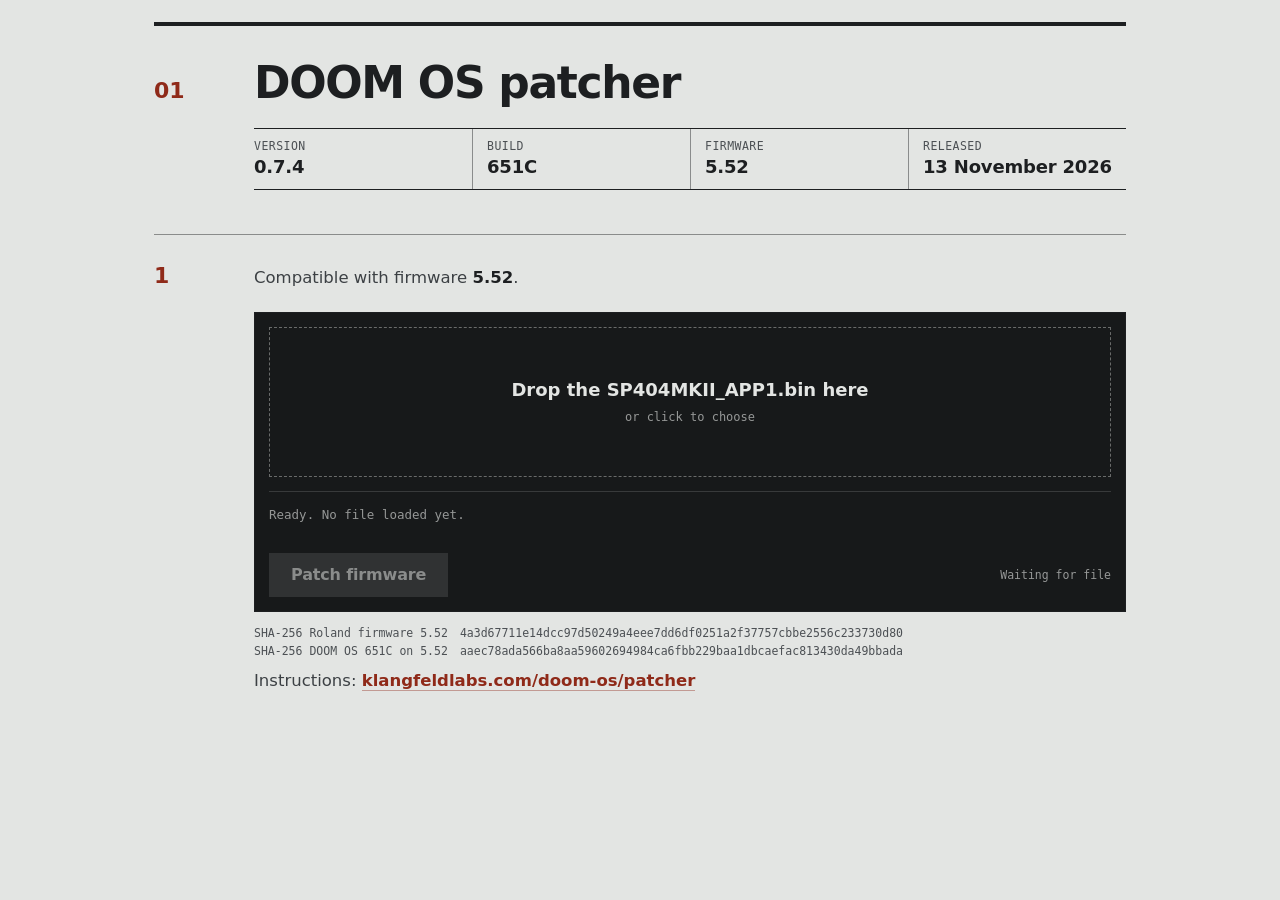
<file: index.html>
<!DOCTYPE html>
<html lang="en">
<head>
<meta charset="utf-8">
<meta name="viewport" content="width=device-width, initial-scale=1">
<title>DOOM OS patcher</title>
<meta name="description" content="Patches the official Roland SP-404MK2 firmware with DOOM OS, in your browser. Nothing is uploaded.">
<style>

:root {
  --paper: #e3e5e3;
  --ink: #1d1f21;
  --text: #3c4044;
  --quiet: #4c5054;
  --accent: #a8331f;
  --accent-text: #8f2a19;
  --box: #d5d8d6;
  --panel: #17191a;
  --panel-ink: #e3e5e3;
  --panel-dim: rgba(227, 229, 227, 0.62);
  --panel-line: rgba(227, 229, 227, 0.16);
  --ok: #9fd3a8;
  --bad: #ff8a73;
  --hot: #d9482e;
  --rule: rgba(29, 31, 33, 0.45);
  --mono: 'IBM Plex Mono', ui-monospace, SFMono-Regular, Menlo, monospace;
}
* { box-sizing: border-box; }
html, body { margin: 0; background: var(--paper); }
body {
  color: var(--ink);
  font-family: Barlow, system-ui, -apple-system, 'Segoe UI', sans-serif;
  -webkit-font-smoothing: antialiased;
  text-wrap: pretty;
}
a { color: var(--ink); text-decoration: none; }
a:hover { color: var(--accent); }
::selection { background: rgba(168, 51, 31, 0.2); }
button { font: inherit; }
strong, b { font-weight: 700; color: var(--ink); }

.wrap { margin: 0 auto; max-width: 1060px; padding: 0 44px 56px; }

header.site { padding-top: 32px; display: flex; align-items: center; gap: 16px; }
.kf {
  width: 44px; height: 44px; flex: none; background: var(--accent); color: #fff;
  display: grid; place-items: center; font-size: 19px; font-weight: 700; letter-spacing: -0.02em;
}
.kf:hover { color: #fff; }
.brand { margin: 0; font-size: 16px; font-weight: 700; letter-spacing: -0.01em; }
.tagline { margin: 1px 0 0; font-size: 14px; font-weight: 500; color: var(--quiet); }

.row {
  display: grid; grid-template-columns: 72px minmax(0, 1fr) 180px; column-gap: 28px;
}
.row > .n { grid-column: 1; align-self: baseline; font-size: 22px; font-weight: 700; color: var(--accent-text); }
.row > .body { grid-column: 2 / 4; align-self: baseline; }

.title { margin-top: 22px; border-top: 4px solid var(--ink); padding-top: 34px; }
h1 { margin: 0; font-size: 44px; font-weight: 700; letter-spacing: -0.03em; line-height: 1.05; }
.lede { margin: 14px 0 0; font-size: 17.5px; line-height: 1.6; color: var(--text); }
.facts {
  margin: 22px 0 0; display: grid; grid-template-columns: repeat(4, minmax(0, 1fr));
  border-top: 1px solid var(--ink); border-bottom: 1px solid var(--ink);
}
.facts > div { padding: 10px 14px 12px 0; }
.facts > div + div { padding-left: 14px; border-left: 1px solid var(--rule); }
.facts dt {
  font-family: var(--mono); font-size: 11.5px; letter-spacing: 0.04em; text-transform: uppercase;
  color: var(--quiet);
}
.facts dd { margin: 3px 0 0; font-size: 18px; font-weight: 700; letter-spacing: -0.01em; }

main { margin-top: 44px; }
article.row { padding: 22px 0 36px; border-top: 1px solid var(--rule); }
h2 { margin: 0; font-size: 26px; font-weight: 700; letter-spacing: -0.02em; line-height: 1.2; }
p.t { margin: 8px 0 0; font-size: 16.5px; line-height: 1.6; color: var(--text); }
p.t + p.t { margin-top: 12px; }
ol.steps {
  margin: 16px 0 0; padding-left: 22px; display: flex; flex-direction: column; gap: 8px;
  font-size: 16px; line-height: 1.6; color: var(--text);
}
a.inline { color: var(--accent-text); font-weight: 600; border-bottom: 1px solid rgba(143, 42, 25, 0.4); }
.tip { margin: 16px 0 4px; padding: 12px 16px 13px; border-left: 3px solid var(--accent); background: var(--box); }
.tip .label {
  display: block; margin-bottom: 3px; font-family: var(--mono); font-size: 11.5px;
  letter-spacing: 0.04em; text-transform: uppercase; color: var(--accent-text);
}
.tip p { margin: 0; font-size: 16px; line-height: 1.6; color: var(--text); }

.linkbox {
  margin-top: 18px; display: flex; align-items: center; gap: 16px; padding: 14px 16px;
  border: 1px solid var(--ink); background: var(--box);
}
.linkbox .url { min-width: 0; overflow-wrap: anywhere; font-family: var(--mono); font-size: 13px; }
.linkbox .go { margin-left: auto; flex: none; font-weight: 600; color: var(--accent-text); }

/* the patcher */
.panel { margin-top: 20px; background: var(--panel); color: var(--panel-ink); border: 1px solid var(--ink); }
.drop {
  margin: 14px; min-height: 150px; padding: 24px; cursor: pointer; text-align: center;
  display: flex; flex-direction: column; align-items: center; justify-content: center; gap: 10px;
  border: 1.5px dashed rgba(227, 229, 227, 0.4);
}
.drop:focus-visible { outline: 2px solid var(--hot); outline-offset: 2px; }
.drop.over { border-color: var(--hot); background: rgba(217, 72, 46, 0.12); }
.drop.bad { border-color: var(--bad); }
.drop .big { margin: 0; font-size: 18px; font-weight: 600; overflow-wrap: anywhere; }
.drop .big.file { font-family: var(--mono); font-size: 14px; font-weight: 400; }
.drop .small { margin: 0; font-family: var(--mono); font-size: 12px; color: var(--panel-dim); }
.status {
  margin: 0 14px; padding: 12px 0; border-top: 1px solid var(--panel-line);
  font-family: var(--mono); font-size: 12.5px; line-height: 1.75; min-height: 48px; color: var(--panel-dim);
}
.status.ok { color: var(--ok); }
.status.bad { color: var(--bad); }
.hashes { margin: 0; padding: 2px 14px 14px; border-bottom: 1px solid var(--panel-line); }
.hashes > div { padding-top: 10px; }
.hashes dt { font-size: 13px; font-weight: 600; color: var(--ok); }
.hashes dd { margin: 4px 0 0; display: flex; align-items: baseline; gap: 10px; }
.hashes code { min-width: 0; font-family: var(--mono); font-size: 12px; color: var(--panel-ink); overflow-wrap: anywhere; }
.hashes .copy {
  flex: none; padding: 2px 8px; border: 1px solid var(--panel-line); background: none;
  color: var(--panel-dim); font-family: var(--mono); font-size: 11px; cursor: pointer;
}
.hashes .copy:hover { color: var(--panel-ink); }
.sums { margin: 12px 0 0; font-family: var(--mono); font-size: 11.5px; line-height: 1.6; color: var(--quiet); }
.sums > div { display: flex; flex-wrap: wrap; column-gap: 12px; }
.sums dt { flex: none; }
.sums dd { margin: 0; min-width: 0; overflow-wrap: anywhere; }
.sums code { font-family: inherit; }
.actions { padding: 14px; display: flex; flex-wrap: wrap; align-items: center; gap: 12px; }
.btn {
  height: 44px; padding: 0 22px; border: 0; display: inline-flex; align-items: center; gap: 10px;
  font-size: 16px; font-weight: 700; letter-spacing: -0.01em;
  background: var(--accent); color: #fff; cursor: pointer;
}
.btn:hover { color: #fff; }
.btn:disabled { background: rgba(227, 229, 227, 0.12); color: rgba(227, 229, 227, 0.5); cursor: not-allowed; }
.btn.ghost {
  padding: 0 16px; border: 1px solid rgba(227, 229, 227, 0.35); background: transparent;
  color: var(--panel-ink); font-family: var(--mono); font-size: 12px; font-weight: 400;
}
.state { margin-left: auto; font-family: var(--mono); font-size: 11.5px; color: var(--panel-dim); }
[hidden] { display: none !important; }

footer.site {
  margin-top: 56px; border-top: 4px solid var(--ink); padding-top: 16px;
  display: flex; flex-wrap: wrap; justify-content: space-between; align-items: baseline; gap: 20px;
  font-size: 14px; font-weight: 500; color: var(--quiet);
}
footer.site p { margin: 0; }
footer.site nav { display: flex; flex-wrap: wrap; gap: 22px; font-weight: 600; }
footer.site .star { color: var(--accent-text); }
footer.site .note { flex-basis: 100%; font-size: 13px; }

@media (max-width: 720px) {
  .wrap { padding: 0 20px 44px; }
  .row { grid-template-columns: 34px minmax(0, 1fr); column-gap: 14px; }
  .row > .body { grid-column: 2; }
  h1 { font-size: 32px; }
  h2 { font-size: 22px; }
  .state { margin-left: 0; flex-basis: 100%; }
  .facts { grid-template-columns: repeat(2, minmax(0, 1fr)); }
  .facts > div:nth-child(3) { padding-left: 0; border-left: 0; }
  .facts > div:nth-child(n+3) { border-top: 1px solid var(--rule); }
}
</style>
</head>
<body>
<div class="wrap">
  <section class="row title">
    <span class="n">01</span>
    <div class="body">
      <h1>DOOM OS patcher</h1>
      <dl class="facts">
        <div><dt>Version</dt><dd data-doomos="version"></dd></div>
        <div><dt>Build</dt><dd data-doomos="build"></dd></div>
        <div><dt>Firmware</dt><dd data-doomos="firmware"></dd></div>
        <div><dt>Released</dt><dd data-doomos="released"></dd></div>
      </dl>
    </div>
  </section>
  <main>
    <article class="row">
      <span class="n">1</span>
      <div class="body">
        <p class="t">Compatible with firmware <strong data-doomos="firmware-list"></strong>.</p>
        <div id="doomos-patcher"></div>
        <dl class="sums" data-doomos="checksums"></dl>
        <p class="t">Instructions: <a class="inline" href="https://klangfeldlabs.com/doom-os/patcher">klangfeldlabs.com/doom-os/patcher</a></p>
      </div>
    </article>
  </main>
</div>
<script src="doomos-patcher.js"></script>
</body>
</html>
</file>
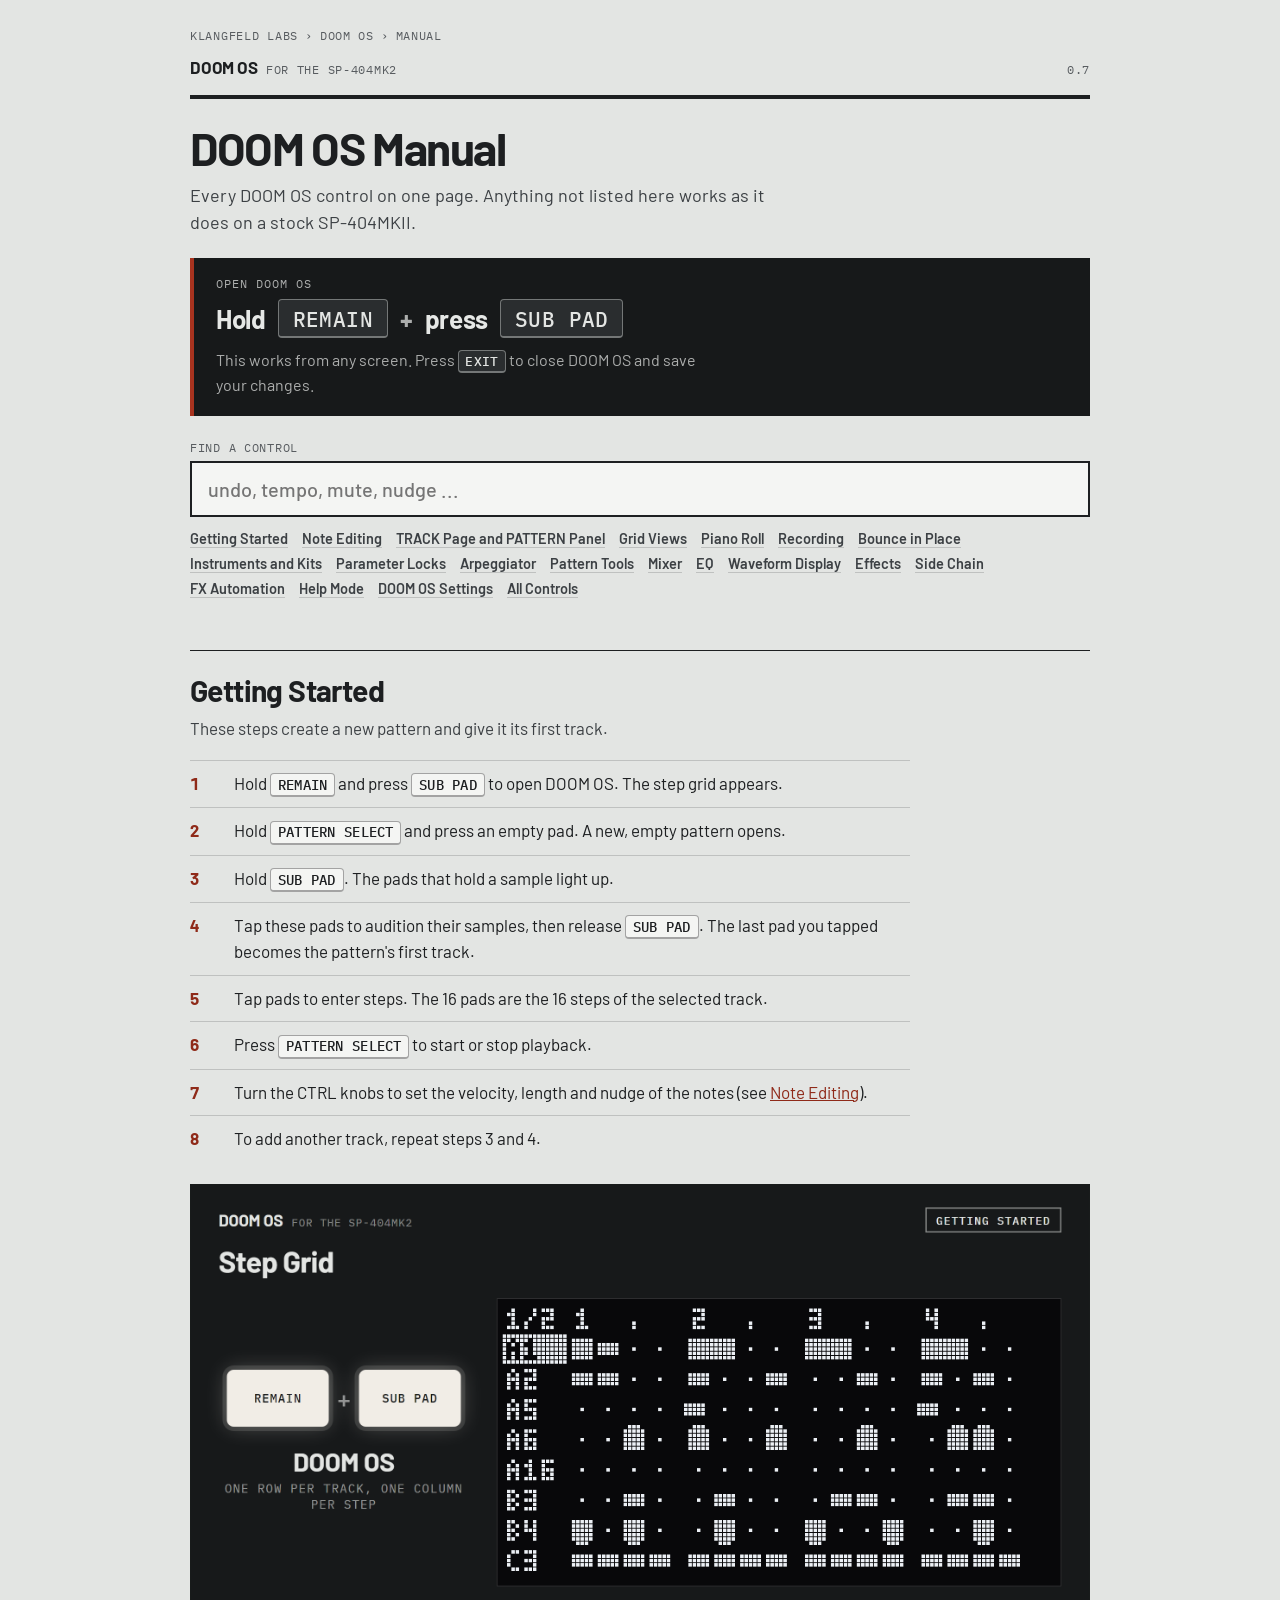
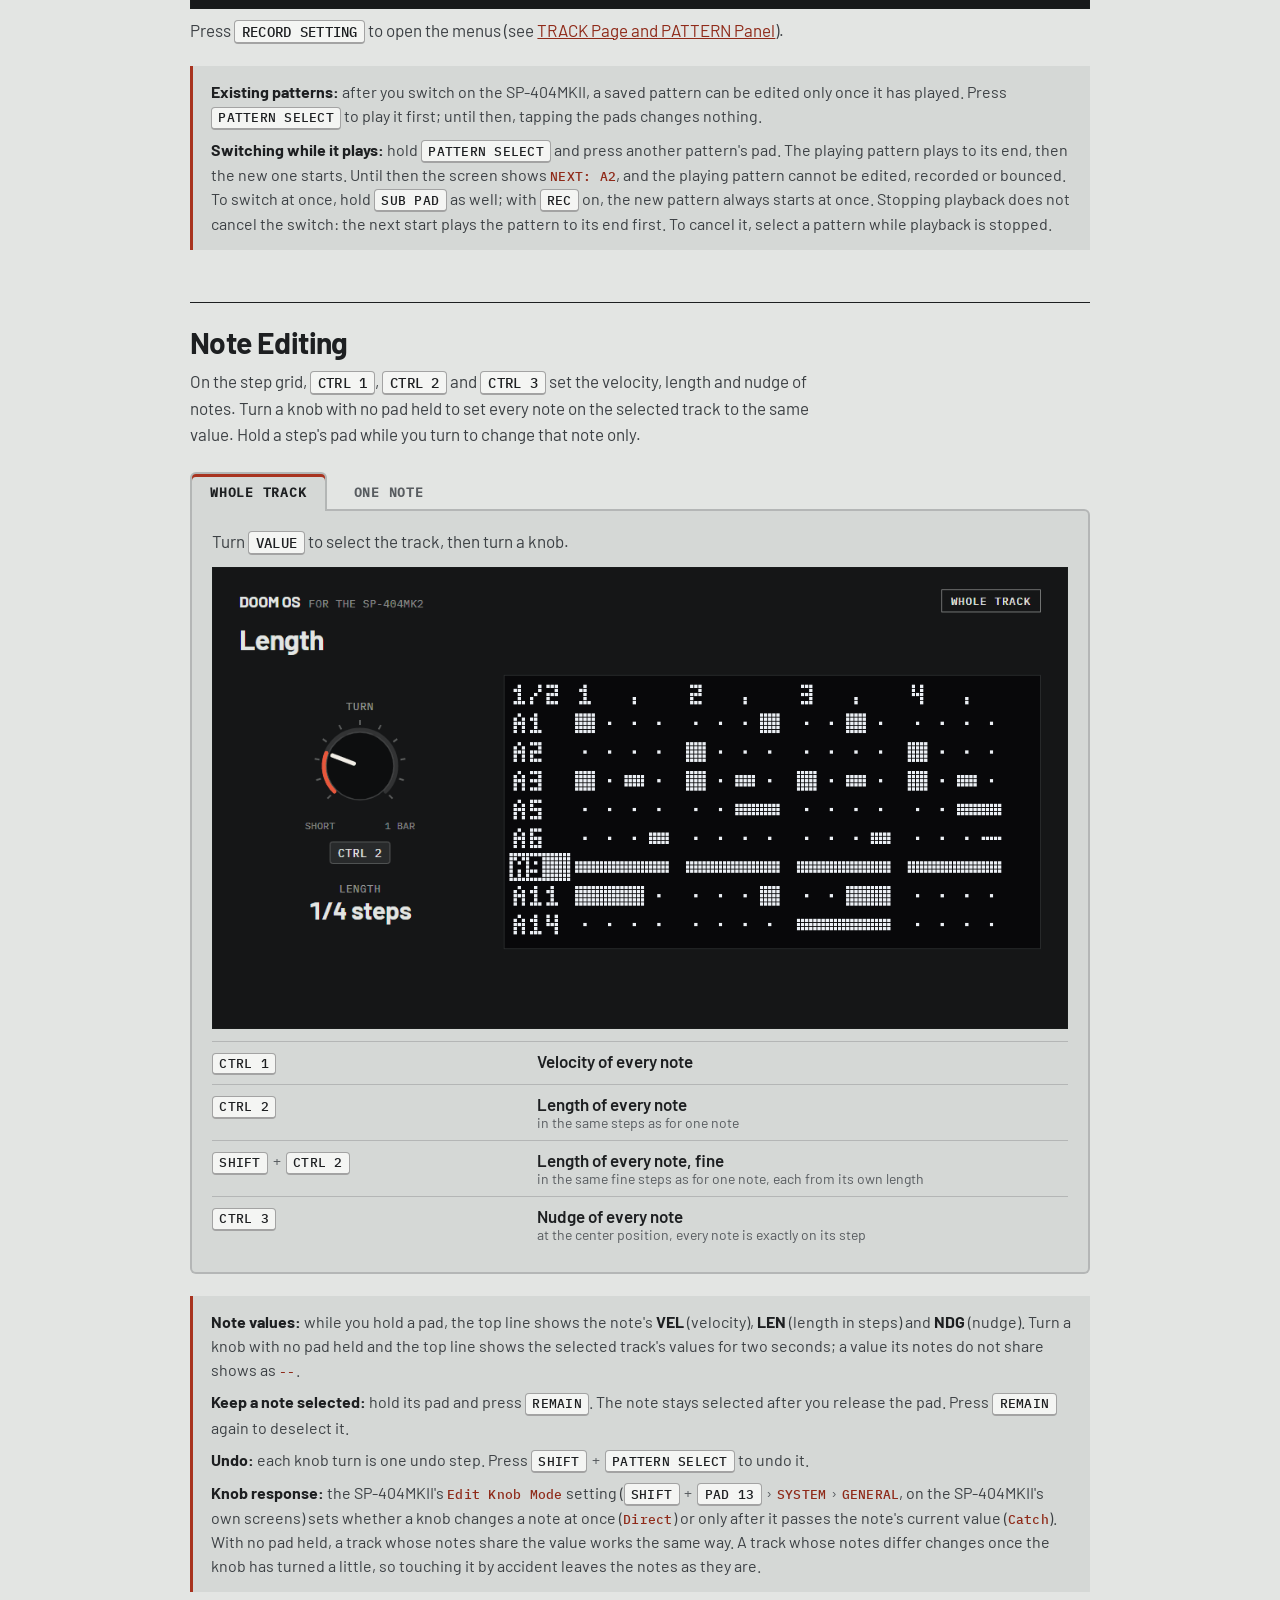
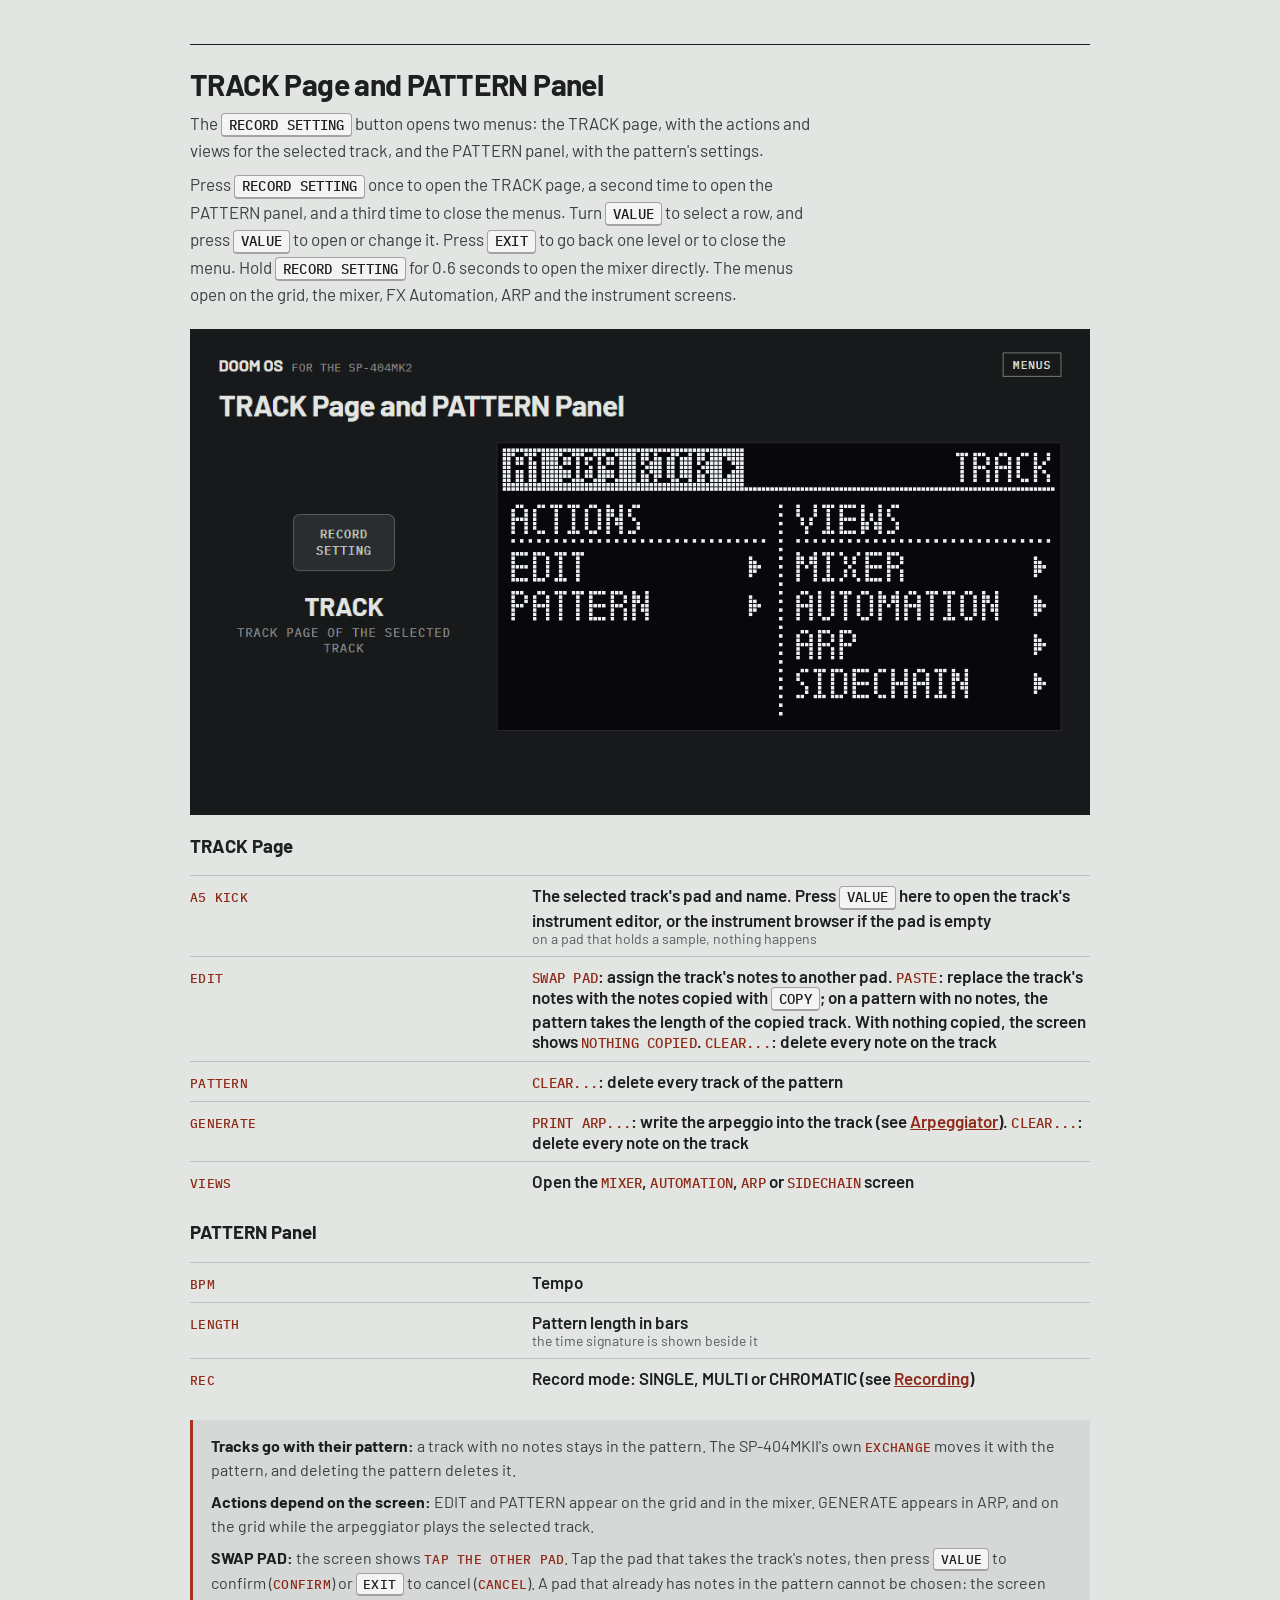
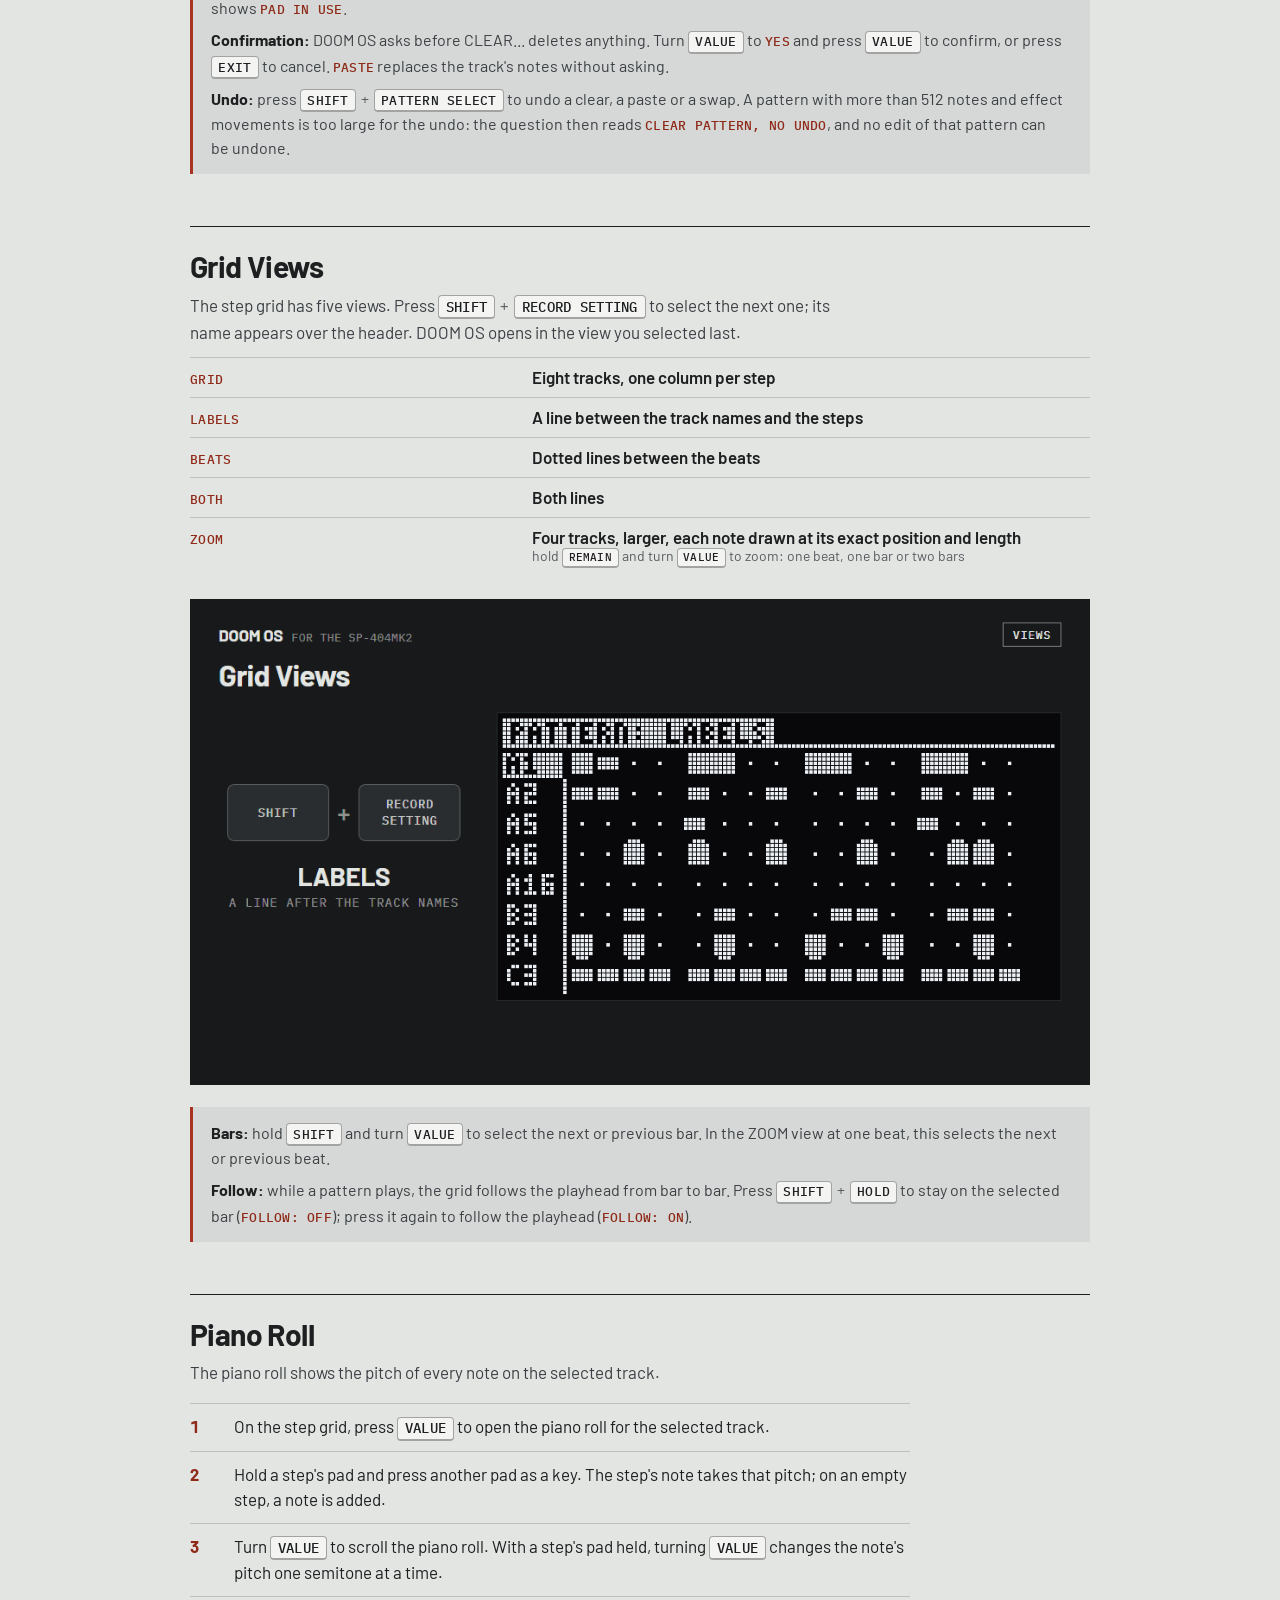
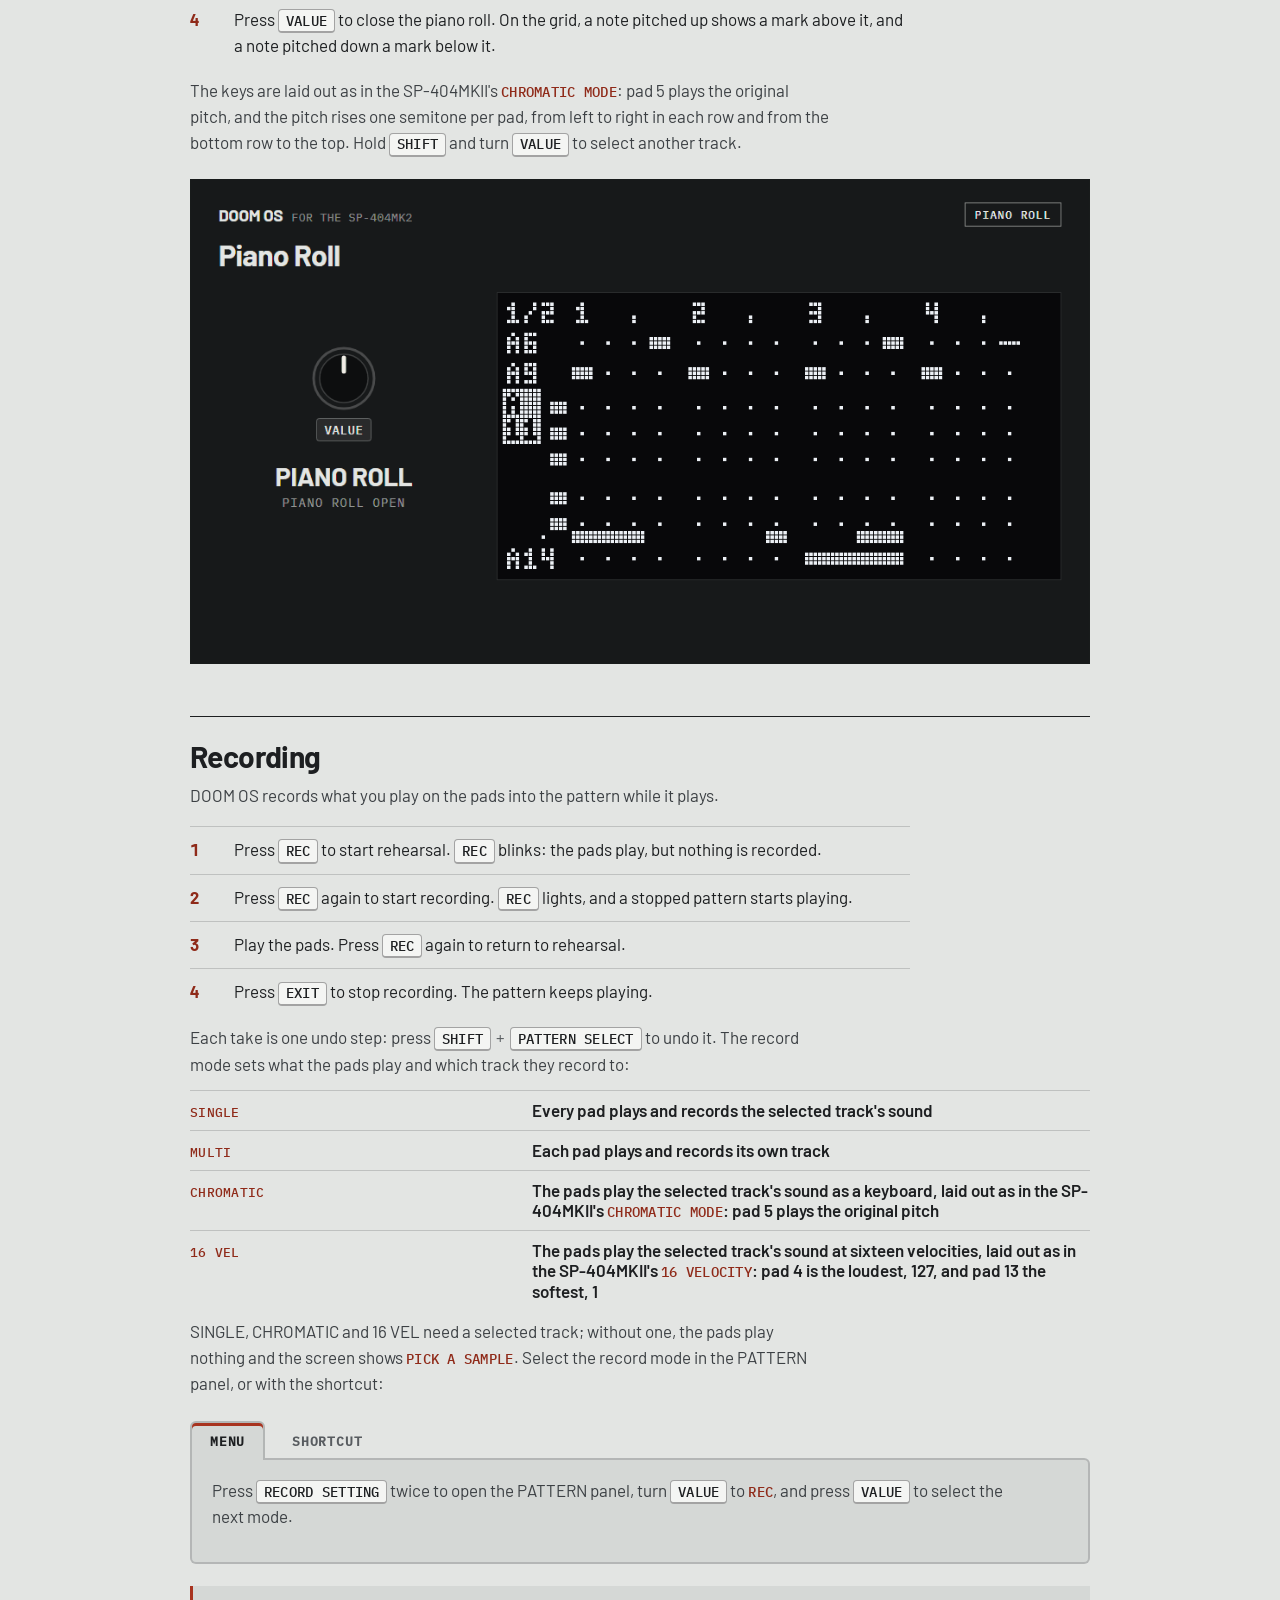
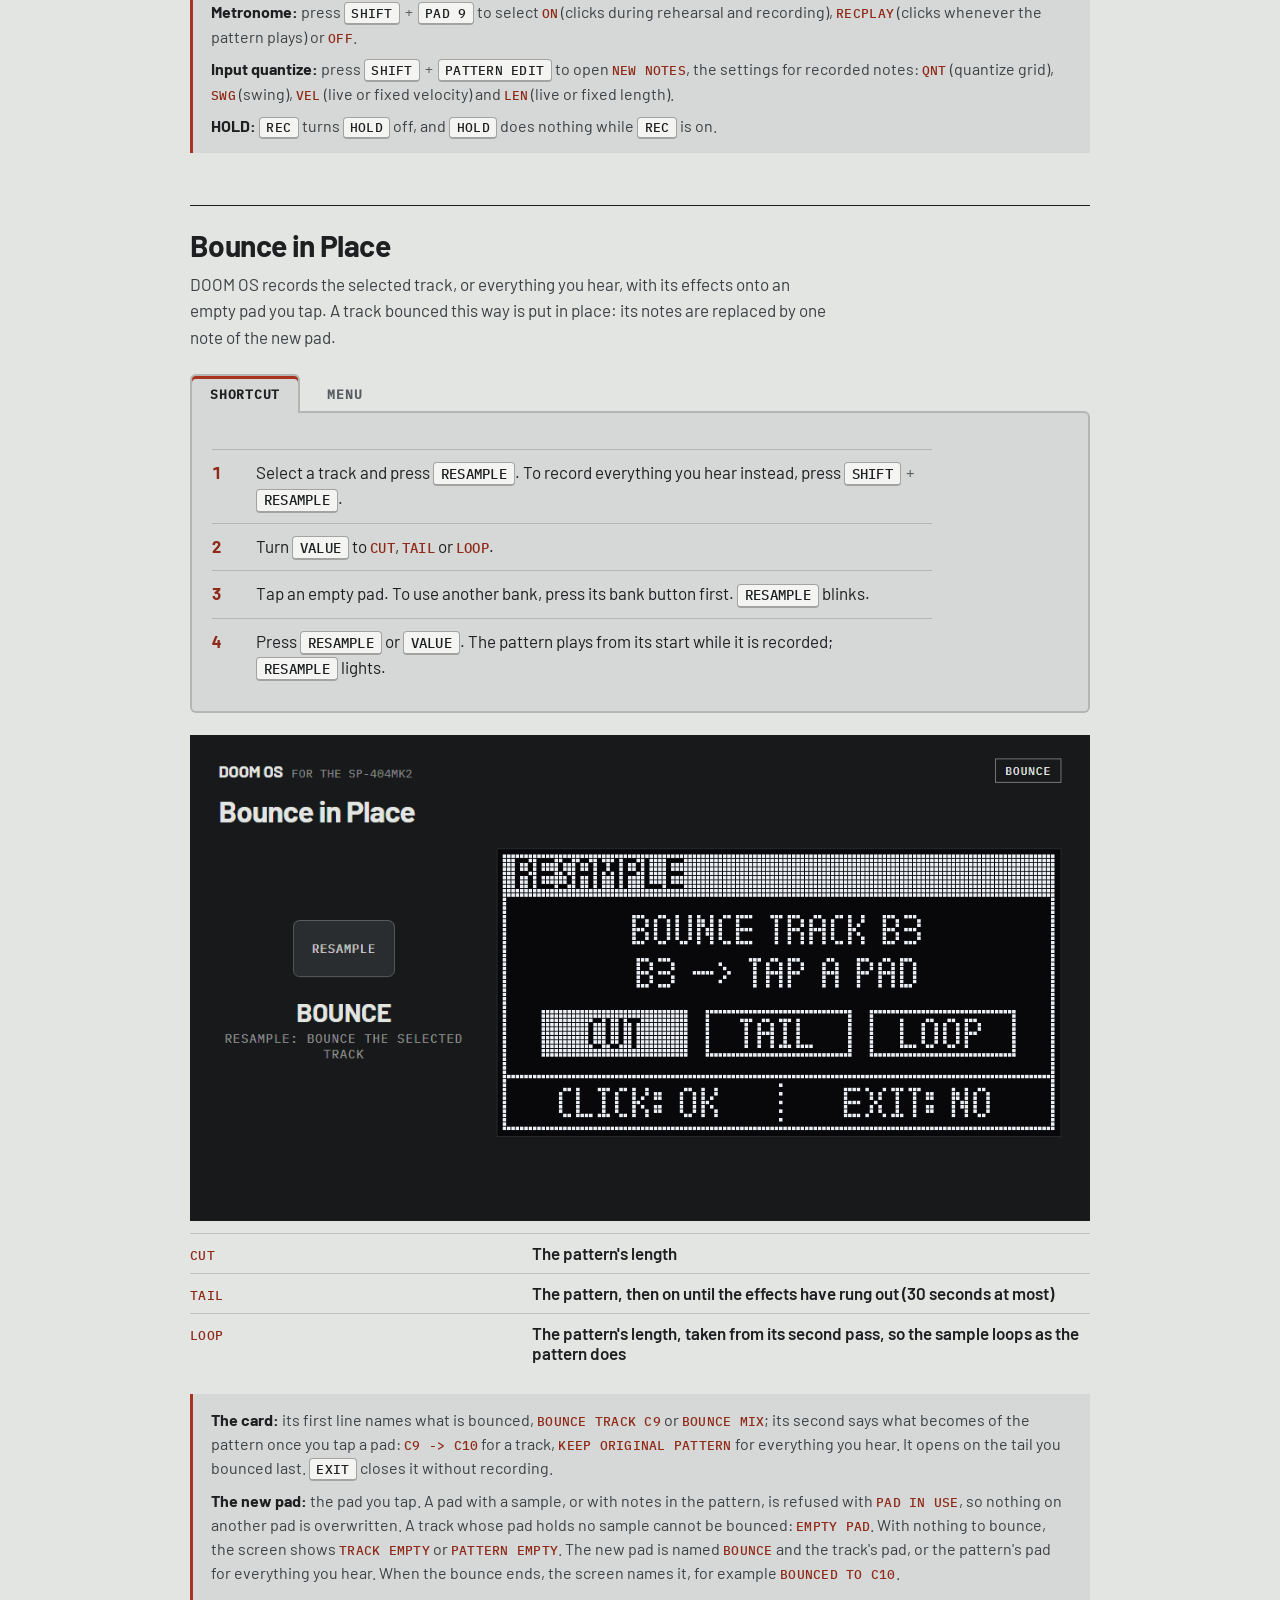
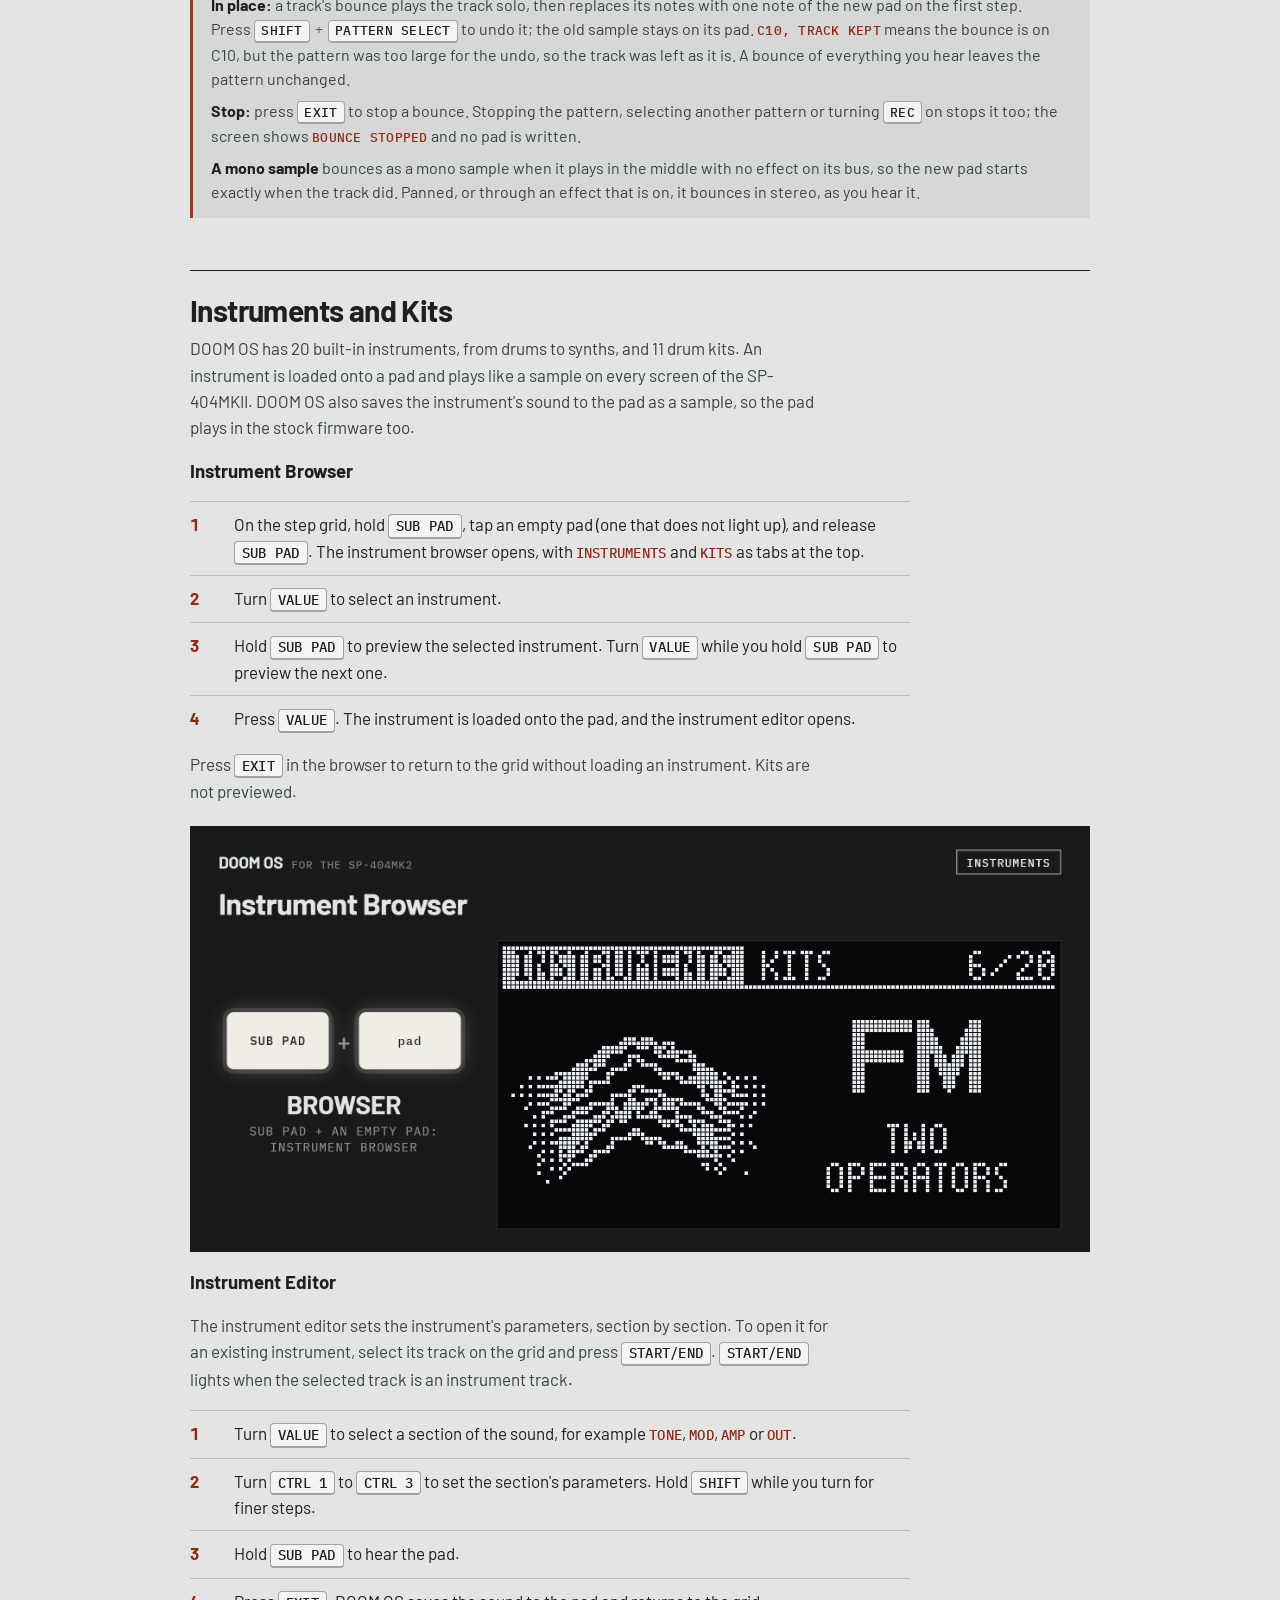
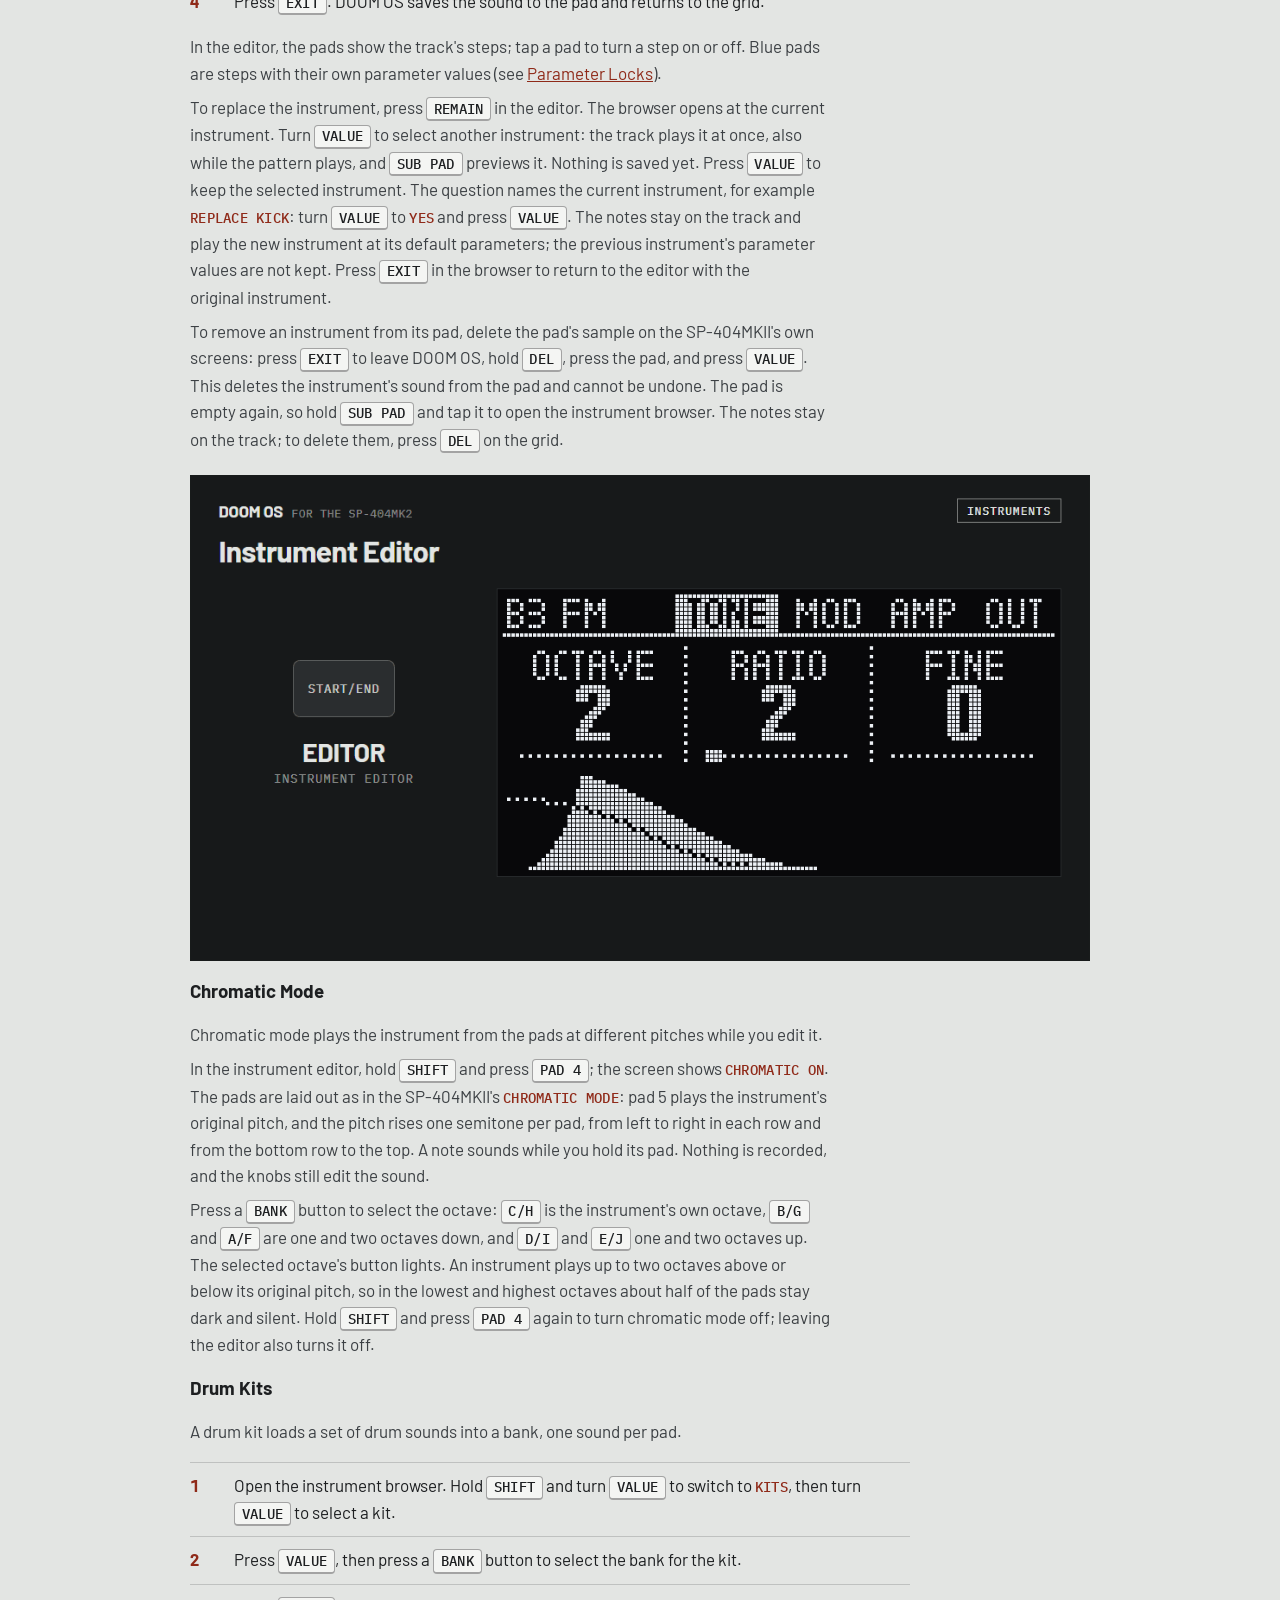
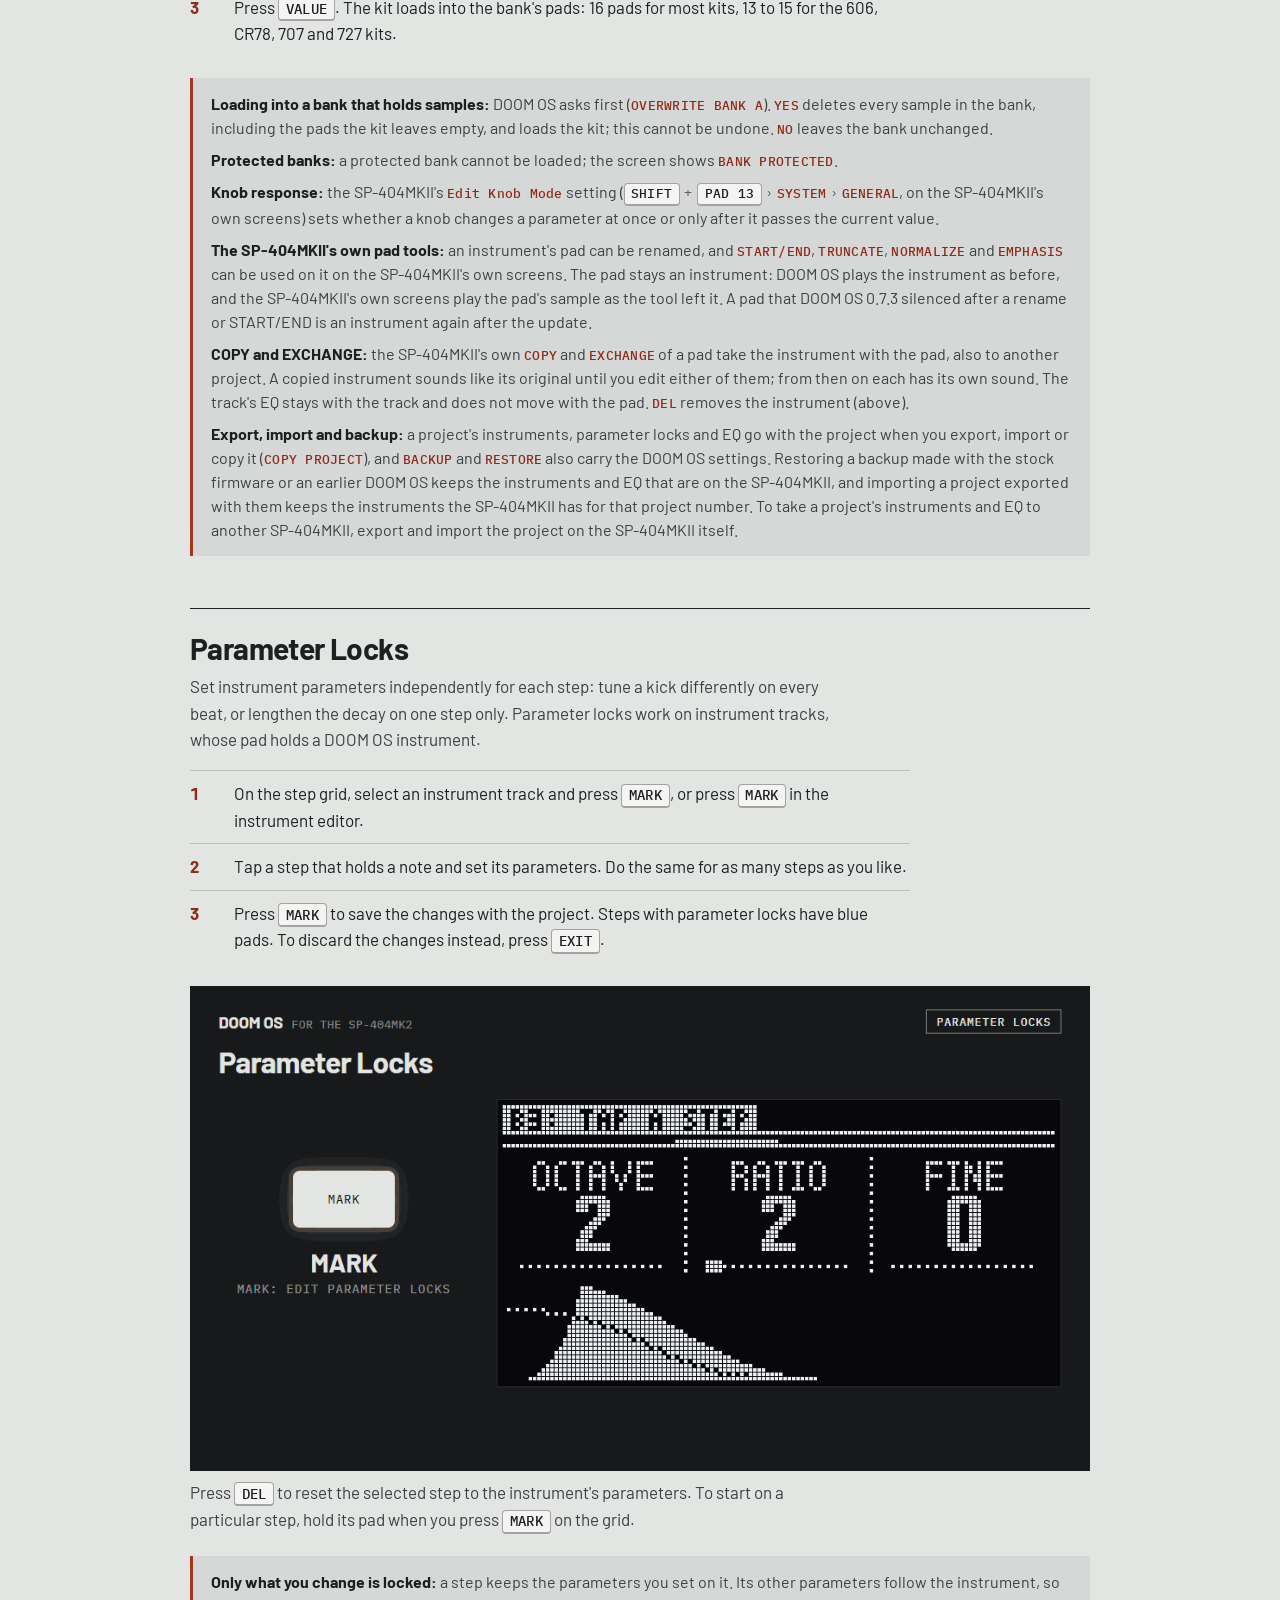
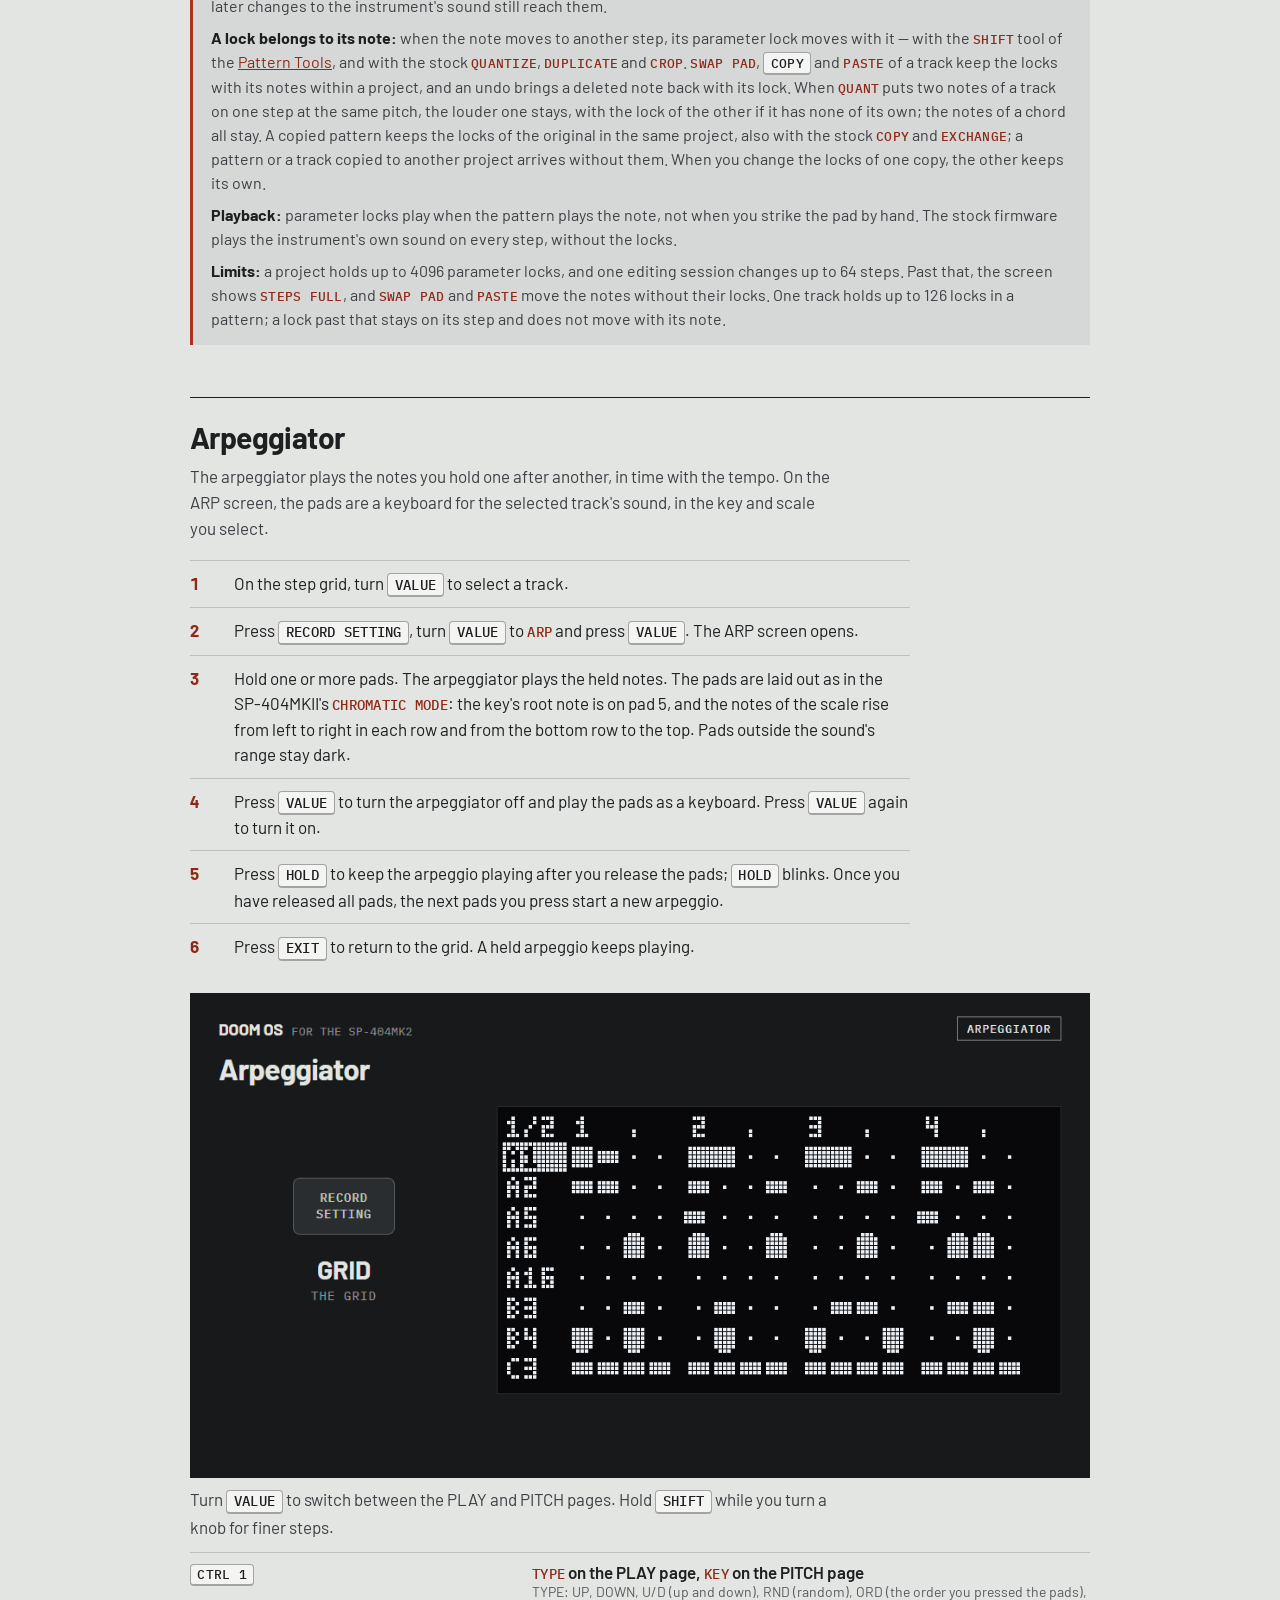
<file: manual/index.html>
<!doctype html>
<html lang="en">
<head>
<meta charset="utf-8">
<title>DOOM OS Manual for SP-404MK2 | Klangfeld Labs</title>
<meta name="viewport" content="width=device-width, initial-scale=1, viewport-fit=cover">
<meta name="description" content="Complete DOOM OS manual for the Roland SP-404MK2. Learn how to use the graphical step sequencer, mixer, instruments, arpeggiators, effects, shortcuts, and more.">
<meta name="author" content="Quintus Oostendorp">
<link rel="canonical" href="https://klangfeldlabs.com/doom-os/manual/">
<link rel="icon" href="/favicon.ico" sizes="32x32">
<link rel="icon" type="image/svg+xml" href="/favicon.svg">
<link rel="apple-touch-icon" href="/apple-touch-icon.png">
<meta property="og:site_name" content="Klangfeld Labs">
<meta property="og:title" content="DOOM OS Manual for SP-404MK2 | Klangfeld Labs">
<meta property="og:description" content="Complete DOOM OS manual for the Roland SP-404MK2. Learn how to use the graphical step sequencer, mixer, instruments, arpeggiators, effects, shortcuts, and more.">
<meta property="og:url" content="https://klangfeldlabs.com/doom-os/manual/">
<meta property="og:type" content="article">
<meta property="og:image" content="https://klangfeldlabs.com/images/doom-os-2-hero.png">
<meta name="twitter:card" content="summary_large_image">
<meta name="twitter:title" content="DOOM OS Manual for SP-404MK2 | Klangfeld Labs">
<meta name="twitter:description" content="Complete DOOM OS manual for the Roland SP-404MK2. Learn how to use the graphical step sequencer, mixer, instruments, arpeggiators, effects, shortcuts, and more.">
<meta name="twitter:image" content="https://klangfeldlabs.com/images/doom-os-2-hero.png">
<script type="application/ld+json">{"@context":"https://schema.org","@graph":[{"@type":"TechArticle","headline":"DOOM OS Manual","description":"Complete DOOM OS manual for the Roland SP-404MK2. Learn how to use the graphical step sequencer, mixer, instruments, arpeggiators, effects, shortcuts, and more.","url":"https://klangfeldlabs.com/doom-os/manual/","image":"https://klangfeldlabs.com/images/doom-os-2-hero.png","inLanguage":"en","about":{"@type":"SoftwareApplication","name":"DOOM OS","url":"https://klangfeldlabs.com/doom-os/"},"isPartOf":{"@type":"WebSite","@id":"https://klangfeldlabs.com/#website","name":"Klangfeld Labs","url":"https://klangfeldlabs.com/"},"publisher":{"@type":"Organization","@id":"https://klangfeldlabs.com/#organization","name":"Klangfeld Labs","url":"https://klangfeldlabs.com/"}},{"@type":"BreadcrumbList","itemListElement":[{"@type":"ListItem","position":1,"name":"Klangfeld Labs","item":"https://klangfeldlabs.com/"},{"@type":"ListItem","position":2,"name":"DOOM OS","item":"https://klangfeldlabs.com/doom-os/"},{"@type":"ListItem","position":3,"name":"Manual","item":"https://klangfeldlabs.com/doom-os/manual/"}]}]}</script>
<link rel="stylesheet" href="manual.css">
</head>
<body>
<div class="wrap">
  <nav class="crumbs" aria-label="Breadcrumb"><a href="https://klangfeldlabs.com/">Klangfeld Labs</a><span class="sep" aria-hidden="true">&rsaquo;</span><a href="https://klangfeldlabs.com/doom-os/">DOOM OS</a><span class="sep" aria-hidden="true">&rsaquo;</span><span aria-current="page">Manual</span></nav>
  <header class="site">
    <div class="brand">DOOM OS<span>for the SP-404MK2</span></div>
    <div class="ver">0.7</div>
  </header>

  <div class="title">
    <h1>DOOM OS Manual</h1>
    <p class="lede">Every DOOM OS control on one page. Anything not listed here works as it does on a stock SP-404MKII.</p>
  </div>

  <div class="open">
    <p class="lab">Open DOOM OS</p>
    <p class="keys"><span>Hold</span><kbd>REMAIN</kbd><span class="plus">+</span><span>press</span><kbd>SUB PAD</kbd></p>
    <p class="sub">This works from any screen. Press <kbd>EXIT</kbd> to close DOOM OS and save your changes.</p>
  </div>

  <div class="find" role="search">
    <label for="q">Find a control</label>
    <input id="q" type="search" autocomplete="off" spellcheck="false" placeholder="undo, tempo, mute, nudge ...">
    <div class="hits" id="hits" hidden aria-live="polite"></div>
    <nav class="jump" aria-label="Sections">
      <a href="#first">Getting Started</a><a href="#ctrl">Note Editing</a><a href="#menus">TRACK Page and PATTERN Panel</a><a href="#views">Grid Views</a><a href="#roll">Piano Roll</a><a href="#rec">Recording</a><a href="#bounce">Bounce in Place</a><a href="#instruments">Instruments and Kits</a><a href="#plocks">Parameter Locks</a><a href="#arp">Arpeggiator</a><a href="#tools">Pattern Tools</a><a href="#mix">Mixer</a><a href="#eq">EQ</a><a href="#wave">Waveform Display</a><a href="#fx">Effects</a><a href="#sidechain">Side Chain</a><a href="#auto">FX Automation</a><a href="#help">Help Mode</a><a href="#settings">DOOM OS Settings</a><a href="#all">All Controls</a>
    </nav>
  </div>

  <section class="part" id="first">
    <h2>Getting Started</h2>
    <p class="sub">These steps create a new pattern and give it its first track.</p>
    <ol class="first">
      <li><span>Hold <kbd>REMAIN</kbd> and press <kbd>SUB PAD</kbd> to open DOOM OS. The step grid appears.</span></li>
      <li><span>Hold <kbd>PATTERN SELECT</kbd> and press an empty pad. A new, empty pattern opens.</span></li>
      <li><span>Hold <kbd>SUB PAD</kbd>. The pads that hold a sample light up.</span></li>
      <li><span>Tap these pads to audition their samples, then release <kbd>SUB PAD</kbd>. The last pad you tapped becomes the pattern's first track.</span></li>
      <li><span>Tap pads to enter steps. The 16 pads are the 16 steps of the selected track.</span></li>
      <li><span>Press <kbd>PATTERN SELECT</kbd> to start or stop playback.</span></li>
      <li><span>Turn the CTRL knobs to set the velocity, length and nudge of the notes (see <a href="#ctrl">Note Editing</a>).</span></li>
      <li><span>To add another track, repeat steps 3 and 4.</span></li>
    </ol>
    <figure class="panels">
      <img src="img/doomos-grid.png" width="1040" height="490" alt="The step grid: the pattern's tracks down the left, the steps of the bar across, each note a block on its step.">
    </figure>
    <p class="sub">Press <kbd>RECORD SETTING</kbd> to open the menus (see <a href="#menus">TRACK Page and PATTERN Panel</a>).</p>
    <div class="facts">
      <p><b>Existing patterns:</b> after you switch on the SP-404MKII, a saved pattern can be edited only once it has played. Press <kbd>PATTERN SELECT</kbd> to play it first; until then, tapping the pads changes nothing.</p>
      <p><b>Switching while it plays:</b> hold <kbd>PATTERN SELECT</kbd> and press another pattern's pad. The playing pattern plays to its end, then the new one starts. Until then the screen shows <span class="item">NEXT: A2</span>, and the playing pattern cannot be edited, recorded or bounced. To switch at once, hold <kbd>SUB PAD</kbd> as well; with <kbd>REC</kbd> on, the new pattern always starts at once. Stopping playback does not cancel the switch: the next start plays the pattern to its end first. To cancel it, select a pattern while playback is stopped.</p>
    </div>
  </section>

  <section class="part" id="ctrl">
    <h2>Note Editing</h2>
    <p class="sub">On the step grid, <kbd>CTRL 1</kbd>, <kbd>CTRL 2</kbd> and <kbd>CTRL 3</kbd> set the velocity, length and nudge of notes. Turn a knob with no pad held to set every note on the selected track to the same value. Hold a step's pad while you turn to change that note only.</p>

    <div class="tabs">
      <!-- a radio and its label per tab, then one .tab per label, in the same order -->
      <input type="radio" name="ctrl" id="ctrl-1" checked>
      <label for="ctrl-1">Whole track</label>
      <input type="radio" name="ctrl" id="ctrl-2">
      <label for="ctrl-2">One note</label>
      <div class="tab">
        <p class="how">Turn <kbd>VALUE</kbd> to select the track, then turn a knob.</p>
        <img src="img/doomos-ctrl-track-length.gif" width="1040" height="560" alt="The step grid with track A9 selected. Turning CTRL 2 makes every note on the track longer, from one step to four.">
        <table class="knobs">
          <tr><th><kbd>CTRL 1</kbd></th><td>Velocity of every note</td></tr>
          <tr><th><kbd>CTRL 2</kbd></th><td>Length of every note<small>in the same steps as for one note</small></td></tr>
          <tr><th><kbd>SHIFT</kbd><span class="plus">+</span><kbd>CTRL 2</kbd></th><td>Length of every note, fine<small>in the same fine steps as for one note, each from its own length</small></td></tr>
          <tr><th><kbd>CTRL 3</kbd></th><td>Nudge of every note<small>at the center position, every note is exactly on its step</small></td></tr>
        </table>
      </div>
      <div class="tab">
        <p class="how">Hold the step's <kbd>pad</kbd> and turn a knob.</p>
        <img src="img/doomos-ctrl-note-length.gif" width="1040" height="560" alt="Pad 9 held on track A9. The top line shows VEL 90, LEN and MIC. Turning CTRL 2 makes that one note longer while the others stay the same.">
        <table class="knobs">
          <tr><th><kbd>CTRL 1</kbd></th><td>Velocity</td></tr>
          <tr><th><kbd>CTRL 2</kbd></th><td>Length<small>from 1/24 of a step to a whole bar, in steps of 1/24 of a step up to one step, 1/12 up to 4 steps, 1/8 up to 9 steps and 1/4 up to a bar; shown in steps: <span class="item">LEN 1.50</span></small></td></tr>
          <tr><th><kbd>CTRL 3</kbd></th><td>Nudge<small>earlier or later; at the center position, the note is exactly on its step</small></td></tr>
          <tr><th><kbd>SHIFT</kbd><span class="plus">+</span><kbd>CTRL 1</kbd></th><td>Pitch<small>up to 12 semitones up or down</small></td></tr>
          <tr><th><kbd>SHIFT</kbd><span class="plus">+</span><kbd>CTRL 2</kbd></th><td>Length, fine<small>from the note's own length, in steps of 1/60 of a step below one step, 1/24 up to 4 steps and 1/8 above</small></td></tr>
        </table>
      </div>
    </div>

    <div class="facts">
      <p><b>Note values:</b> while you hold a pad, the top line shows the note's <b>VEL</b> (velocity), <b>LEN</b> (length in steps) and <b>NDG</b> (nudge). Turn a knob with no pad held and the top line shows the selected track's values for two seconds; a value its notes do not share shows as <span class="item">--</span>.</p>
      <p><b>Keep a note selected:</b> hold its pad and press <kbd>REMAIN</kbd>. The note stays selected after you release the pad. Press <kbd>REMAIN</kbd> again to deselect it.</p>
      <p><b>Undo:</b> each knob turn is one undo step. Press <kbd>SHIFT</kbd><span class="plus">+</span><kbd>PATTERN SELECT</kbd> to undo it.</p>
      <p><b>Knob response:</b> the SP-404MKII's <span class="item">Edit Knob Mode</span> setting (<kbd>SHIFT</kbd><span class="plus">+</span><kbd>pad 13</kbd> <span class="then" aria-label="then">&rsaquo;</span> <span class="item">SYSTEM</span> <span class="then" aria-label="then">&rsaquo;</span> <span class="item">GENERAL</span>, on the SP-404MKII's own screens) sets whether a knob changes a note at once (<span class="item">Direct</span>) or only after it passes the note's current value (<span class="item">Catch</span>). With no pad held, a track whose notes share the value works the same way. A track whose notes differ changes once the knob has turned a little, so touching it by accident leaves the notes as they are.</p>
    </div>
  </section>


  <section class="part" id="menus">
    <h2>TRACK Page and PATTERN Panel</h2>
    <p class="sub">The <kbd>RECORD SETTING</kbd> button opens two menus: the TRACK page, with the actions and views for the selected track, and the PATTERN panel, with the pattern's settings.</p>
    <p class="sub">Press <kbd>RECORD SETTING</kbd> once to open the TRACK page, a second time to open the PATTERN panel, and a third time to close the menus. Turn <kbd>VALUE</kbd> to select a row, and press <kbd>VALUE</kbd> to open or change it. Press <kbd>EXIT</kbd> to go back one level or to close the menu. Hold <kbd>RECORD SETTING</kbd> for 0.6 seconds to open the mixer directly. The menus open on the grid, the mixer, FX Automation, ARP and the instrument screens.</p>
    <figure class="panels">
      <img src="img/doomos-menus.gif" width="1040" height="560" alt="RECORD SETTING opens the TRACK page for the selected track; VALUE turns to EDIT and opens it, EXIT goes back; RECORD SETTING again opens the PATTERN panel, and a third time closes the menus; held, it opens the mixer.">
    </figure>
    <h3>TRACK Page</h3>
    <table class="knobs">
      <tr><th><span class="item">A5 KICK</span></th><td>The selected track's pad and name. Press <kbd>VALUE</kbd> here to open the track's instrument editor, or the instrument browser if the pad is empty<small>on a pad that holds a sample, nothing happens</small></td></tr>
      <tr><th><span class="item">EDIT</span></th><td><span class="item">SWAP PAD</span>: assign the track's notes to another pad. <span class="item">PASTE</span>: replace the track's notes with the notes copied with <kbd>COPY</kbd>; on a pattern with no notes, the pattern takes the length of the copied track. With nothing copied, the screen shows <span class="item">NOTHING COPIED</span>. <span class="item">CLEAR...</span>: delete every note on the track</td></tr>
      <tr><th><span class="item">PATTERN</span></th><td><span class="item">CLEAR...</span>: delete every track of the pattern</td></tr>
      <tr><th><span class="item">GENERATE</span></th><td><span class="item">PRINT ARP...</span>: write the arpeggio into the track (see <a href="#arp">Arpeggiator</a>). <span class="item">CLEAR...</span>: delete every note on the track</td></tr>
      <tr><th><span class="item">VIEWS</span></th><td>Open the <span class="item">MIXER</span>, <span class="item">AUTOMATION</span>, <span class="item">ARP</span> or <span class="item">SIDECHAIN</span> screen</td></tr>
    </table>
    <h3>PATTERN Panel</h3>
    <table class="knobs">
      <tr><th><span class="item">BPM</span></th><td>Tempo</td></tr>
      <tr><th><span class="item">LENGTH</span></th><td>Pattern length in bars<small>the time signature is shown beside it</small></td></tr>
      <tr><th><span class="item">REC</span></th><td>Record mode: SINGLE, MULTI or CHROMATIC (see <a href="#rec">Recording</a>)</td></tr>
    </table>
    <div class="facts">
      <p><b>Tracks go with their pattern:</b> a track with no notes stays in the pattern. The SP-404MKII's own <span class="item">EXCHANGE</span> moves it with the pattern, and deleting the pattern deletes it.</p>
      <p><b>Actions depend on the screen:</b> EDIT and PATTERN appear on the grid and in the mixer. GENERATE appears in ARP, and on the grid while the arpeggiator plays the selected track.</p>
      <p><b>SWAP PAD:</b> the screen shows <span class="item">TAP THE OTHER PAD</span>. Tap the pad that takes the track's notes, then press <kbd>VALUE</kbd> to confirm (<span class="item">CONFIRM</span>) or <kbd>EXIT</kbd> to cancel (<span class="item">CANCEL</span>). A pad that already has notes in the pattern cannot be chosen: the screen shows <span class="item">PAD IN USE</span>.</p>
      <p><b>Confirmation:</b> DOOM OS asks before CLEAR... deletes anything. Turn <kbd>VALUE</kbd> to <span class="item">YES</span> and press <kbd>VALUE</kbd> to confirm, or press <kbd>EXIT</kbd> to cancel. <span class="item">PASTE</span> replaces the track's notes without asking.</p>
      <p><b>Undo:</b> press <kbd>SHIFT</kbd><span class="plus">+</span><kbd>PATTERN SELECT</kbd> to undo a clear, a paste or a swap. A pattern with more than 512 notes and effect movements is too large for the undo: the question then reads <span class="item">CLEAR PATTERN, NO UNDO</span>, and no edit of that pattern can be undone.</p>
    </div>
  </section>

  <section class="part" id="views">
    <h2>Grid Views</h2>
    <p class="sub">The step grid has five views. Press <kbd>SHIFT</kbd><span class="plus">+</span><kbd>RECORD SETTING</kbd> to select the next one; its name appears over the header. DOOM OS opens in the view you selected last.</p>
    <table class="knobs">
      <tr><th><span class="item">GRID</span></th><td>Eight tracks, one column per step</td></tr>
      <tr><th><span class="item">LABELS</span></th><td>A line between the track names and the steps</td></tr>
      <tr><th><span class="item">BEATS</span></th><td>Dotted lines between the beats</td></tr>
      <tr><th><span class="item">BOTH</span></th><td>Both lines</td></tr>
      <tr><th><span class="item">ZOOM</span></th><td>Four tracks, larger, each note drawn at its exact position and length<small>hold <kbd>REMAIN</kbd> and turn <kbd>VALUE</kbd> to zoom: one beat, one bar or two bars</small></td></tr>
    </table>
    <figure class="panels">
      <img src="img/doomos-views.gif" width="1040" height="560" alt="SHIFT + RECORD SETTING steps the grid through GRID, LABELS, BEATS, BOTH and ZOOM, each named over the header; REMAIN + turning VALUE zooms out to one bar and two bars; one more press returns to the grid.">
    </figure>
    <div class="facts">
      <p><b>Bars:</b> hold <kbd>SHIFT</kbd> and turn <kbd>VALUE</kbd> to select the next or previous bar. In the ZOOM view at one beat, this selects the next or previous beat.</p>
      <p><b>Follow:</b> while a pattern plays, the grid follows the playhead from bar to bar. Press <kbd>SHIFT</kbd><span class="plus">+</span><kbd>HOLD</kbd> to stay on the selected bar (<span class="item">FOLLOW: OFF</span>); press it again to follow the playhead (<span class="item">FOLLOW: ON</span>).</p>
    </div>
  </section>

  <section class="part" id="roll">
    <h2>Piano Roll</h2>
    <p class="sub">The piano roll shows the pitch of every note on the selected track.</p>
    <ol class="first">
      <li><span>On the step grid, press <kbd>VALUE</kbd> to open the piano roll for the selected track.</span></li>
      <li><span>Hold a step's pad and press another pad as a key. The step's note takes that pitch; on an empty step, a note is added.</span></li>
      <li><span>Turn <kbd>VALUE</kbd> to scroll the piano roll. With a step's pad held, turning <kbd>VALUE</kbd> changes the note's pitch one semitone at a time.</span></li>
      <li><span>Press <kbd>VALUE</kbd> to close the piano roll. On the grid, a note pitched up shows a mark above it, and a note pitched down a mark below it.</span></li>
    </ol>
    <p class="sub">The keys are laid out as in the SP-404MKII's <span class="item">CHROMATIC MODE</span>: pad 5 plays the original pitch, and the pitch rises one semitone per pad, from left to right in each row and from the bottom row to the top. Hold <kbd>SHIFT</kbd> and turn <kbd>VALUE</kbd> to select another track.</p>
    <figure class="panels">
      <img src="img/doomos-piano-roll.gif" width="1040" height="560" alt="The bass track opens as a piano roll; with pad 8 held, pad 2 and then pad 4 move its note up 5 and 7 semitones; closed again, the note shows a mark above it.">
    </figure>
  </section>

  <section class="part" id="rec">
    <h2>Recording</h2>
    <p class="sub">DOOM OS records what you play on the pads into the pattern while it plays.</p>
    <ol class="first">
      <li><span>Press <kbd>REC</kbd> to start rehearsal. <kbd>REC</kbd> blinks: the pads play, but nothing is recorded.</span></li>
      <li><span>Press <kbd>REC</kbd> again to start recording. <kbd>REC</kbd> lights, and a stopped pattern starts playing.</span></li>
      <li><span>Play the pads. Press <kbd>REC</kbd> again to return to rehearsal.</span></li>
      <li><span>Press <kbd>EXIT</kbd> to stop recording. The pattern keeps playing.</span></li>
    </ol>
    <p class="sub">Each take is one undo step: press <kbd>SHIFT</kbd><span class="plus">+</span><kbd>PATTERN SELECT</kbd> to undo it. The record mode sets what the pads play and which track they record to:</p>
    <table class="knobs">
      <tr><th><span class="item">SINGLE</span></th><td>Every pad plays and records the selected track's sound</td></tr>
      <tr><th><span class="item">MULTI</span></th><td>Each pad plays and records its own track</td></tr>
      <tr><th><span class="item">CHROMATIC</span></th><td>The pads play the selected track's sound as a keyboard, laid out as in the SP-404MKII's <span class="item">CHROMATIC MODE</span>: pad 5 plays the original pitch</td></tr>
      <tr><th><span class="item">16 VEL</span></th><td>The pads play the selected track's sound at sixteen velocities, laid out as in the SP-404MKII's <span class="item">16 VELOCITY</span>: pad 4 is the loudest, 127, and pad 13 the softest, 1</td></tr>
    </table>
    <p class="sub">SINGLE, CHROMATIC and 16 VEL need a selected track; without one, the pads play nothing and the screen shows <span class="item">PICK A SAMPLE</span>. Select the record mode in the PATTERN panel, or with the shortcut:</p>
    <div class="tabs">
      <!-- a radio and its label per tab, then one .tab per label, in the same order -->
      <input type="radio" name="rec" id="rec-1" checked>
      <label for="rec-1">Menu</label>
      <input type="radio" name="rec" id="rec-2">
      <label for="rec-2">Shortcut</label>
      <div class="tab">
        <p class="how">Press <kbd>RECORD SETTING</kbd> twice to open the PATTERN panel, turn <kbd>VALUE</kbd> to <span class="item">REC</span>, and press <kbd>VALUE</kbd> to select the next mode.</p>
      </div>
      <div class="tab">
        <p class="how">During rehearsal or recording, press <kbd>SHIFT</kbd><span class="plus">+</span><kbd>REC</kbd> to select the next mode.</p>
        <img src="img/doomos-recording-shortcut.gif" width="1040" height="560" alt="REC shows REHEARSAL, SHIFT + REC selects the next record mode, REC again records while the pattern plays, EXIT stops recording.">
      </div>
    </div>
    <div class="facts">
      <p><b>Metronome:</b> press <kbd>SHIFT</kbd><span class="plus">+</span><kbd>pad 9</kbd> to select <span class="item">ON</span> (clicks during rehearsal and recording), <span class="item">RECPLAY</span> (clicks whenever the pattern plays) or <span class="item">OFF</span>.</p>
      <p><b>Input quantize:</b> press <kbd>SHIFT</kbd><span class="plus">+</span><kbd>PATTERN EDIT</kbd> to open <span class="item">NEW NOTES</span>, the settings for recorded notes: <span class="item">QNT</span> (quantize grid), <span class="item">SWG</span> (swing), <span class="item">VEL</span> (live or fixed velocity) and <span class="item">LEN</span> (live or fixed length).</p>
      <p><b>HOLD:</b> <kbd>REC</kbd> turns <kbd>HOLD</kbd> off, and <kbd>HOLD</kbd> does nothing while <kbd>REC</kbd> is on.</p>
    </div>
  </section>

  <section class="part" id="bounce">
    <h2>Bounce in Place</h2>
    <p class="sub">DOOM OS records the selected track, or everything you hear, with its effects onto an empty pad you tap. A track bounced this way is put in place: its notes are replaced by one note of the new pad.</p>
    <div class="tabs">
      <!-- a radio and its label per tab, then one .tab per label, in the same order -->
      <input type="radio" name="bounce" id="bounce-1" checked>
      <label for="bounce-1">Shortcut</label>
      <input type="radio" name="bounce" id="bounce-2">
      <label for="bounce-2">Menu</label>
      <div class="tab">
        <ol class="first">
          <li><span>Select a track and press <kbd>RESAMPLE</kbd>. To record everything you hear instead, press <kbd>SHIFT</kbd><span class="plus">+</span><kbd>RESAMPLE</kbd>.</span></li>
          <li><span>Turn <kbd>VALUE</kbd> to <span class="item">CUT</span>, <span class="item">TAIL</span> or <span class="item">LOOP</span>.</span></li>
          <li><span>Tap an empty pad. To use another bank, press its bank button first. <kbd>RESAMPLE</kbd> blinks.</span></li>
          <li><span>Press <kbd>RESAMPLE</kbd> or <kbd>VALUE</kbd>. The pattern plays from its start while it is recorded; <kbd>RESAMPLE</kbd> lights.</span></li>
        </ol>
      </div>
      <div class="tab">
        <p class="how">Press <kbd>RECORD SETTING</kbd> to open the TRACK page and select <span class="item">EDIT</span> <span class="then">&rsaquo;</span> <span class="item">BOUNCE...</span> for the selected track, or <span class="item">PATTERN</span> <span class="then">&rsaquo;</span> <span class="item">BOUNCE...</span> for everything you hear. Then turn <kbd>VALUE</kbd> to <span class="item">CUT</span>, <span class="item">TAIL</span> or <span class="item">LOOP</span>, tap an empty pad and press <kbd>RESAMPLE</kbd> or <kbd>VALUE</kbd>.</p>
      </div>
    </div>
    <figure class="panels">
      <img src="img/doomos-bounce.gif" width="1040" height="560" alt="RESAMPLE opens the bounce card for the selected track on CUT; VALUE turns to TAIL; an empty pad tapped names the new pad; EXIT returns to the grid without recording.">
    </figure>
    <table class="knobs">
      <tr><th><span class="item">CUT</span></th><td>The pattern's length</td></tr>
      <tr><th><span class="item">TAIL</span></th><td>The pattern, then on until the effects have rung out (30 seconds at most)</td></tr>
      <tr><th><span class="item">LOOP</span></th><td>The pattern's length, taken from its second pass, so the sample loops as the pattern does</td></tr>
    </table>
    <div class="facts">
      <p><b>The card:</b> its first line names what is bounced, <span class="item">BOUNCE TRACK C9</span> or <span class="item">BOUNCE MIX</span>; its second says what becomes of the pattern once you tap a pad: <span class="item">C9 -&gt; C10</span> for a track, <span class="item">KEEP ORIGINAL PATTERN</span> for everything you hear. It opens on the tail you bounced last. <kbd>EXIT</kbd> closes it without recording.</p>
      <p><b>The new pad:</b> the pad you tap. A pad with a sample, or with notes in the pattern, is refused with <span class="item">PAD IN USE</span>, so nothing on another pad is overwritten. A track whose pad holds no sample cannot be bounced: <span class="item">EMPTY PAD</span>. With nothing to bounce, the screen shows <span class="item">TRACK EMPTY</span> or <span class="item">PATTERN EMPTY</span>. The new pad is named <span class="item">BOUNCE</span> and the track's pad, or the pattern's pad for everything you hear. When the bounce ends, the screen names it, for example <span class="item">BOUNCED TO C10</span>.</p>
      <p><b>In place:</b> a track's bounce plays the track solo, then replaces its notes with one note of the new pad on the first step. Press <kbd>SHIFT</kbd><span class="plus">+</span><kbd>PATTERN SELECT</kbd> to undo it; the old sample stays on its pad. <span class="item">C10, TRACK KEPT</span> means the bounce is on C10, but the pattern was too large for the undo, so the track was left as it is. A bounce of everything you hear leaves the pattern unchanged.</p>
      <p><b>Stop:</b> press <kbd>EXIT</kbd> to stop a bounce. Stopping the pattern, selecting another pattern or turning <kbd>REC</kbd> on stops it too; the screen shows <span class="item">BOUNCE STOPPED</span> and no pad is written.</p>
      <p><b>A mono sample</b> bounces as a mono sample when it plays in the middle with no effect on its bus, so the new pad starts exactly when the track did. Panned, or through an effect that is on, it bounces in stereo, as you hear it.</p>
    </div>
  </section>

  <section class="part" id="instruments">
    <h2>Instruments and Kits</h2>
    <p class="sub">DOOM OS has 20 built-in instruments, from drums to synths, and 11 drum kits. An instrument is loaded onto a pad and plays like a sample on every screen of the SP-404MKII. DOOM OS also saves the instrument's sound to the pad as a sample, so the pad plays in the stock firmware too.</p>
    <h3>Instrument Browser</h3>
    <ol class="first">
      <li><span>On the step grid, hold <kbd>SUB PAD</kbd>, tap an empty pad (one that does not light up), and release <kbd>SUB PAD</kbd>. The instrument browser opens, with <span class="item">INSTRUMENTS</span> and <span class="item">KITS</span> as tabs at the top.</span></li>
      <li><span>Turn <kbd>VALUE</kbd> to select an instrument.</span></li>
      <li><span>Hold <kbd>SUB PAD</kbd> to preview the selected instrument. Turn <kbd>VALUE</kbd> while you hold <kbd>SUB PAD</kbd> to preview the next one.</span></li>
      <li><span>Press <kbd>VALUE</kbd>. The instrument is loaded onto the pad, and the instrument editor opens.</span></li>
    </ol>
    <p class="sub">Press <kbd>EXIT</kbd> in the browser to return to the grid without loading an instrument. Kits are not previewed.</p>
    <figure class="panels">
      <img src="img/doomos-instrument-browser.png" width="1040" height="490" alt="The instrument browser: the INSTRUMENTS and KITS tabs at the top with the position in the list, the selected instrument, FM, named in large letters with its description, TWO OPERATORS, and its picture on the left.">
    </figure>
    <h3>Instrument Editor</h3>
    <p class="sub">The instrument editor sets the instrument's parameters, section by section. To open it for an existing instrument, select its track on the grid and press <kbd>START/END</kbd>. <kbd>START/END</kbd> lights when the selected track is an instrument track.</p>
    <ol class="first">
      <li><span>Turn <kbd>VALUE</kbd> to select a section of the sound, for example <span class="item">TONE</span>, <span class="item">MOD</span>, <span class="item">AMP</span> or <span class="item">OUT</span>.</span></li>
      <li><span>Turn <kbd>CTRL 1</kbd> to <kbd>CTRL 3</kbd> to set the section's parameters. Hold <kbd>SHIFT</kbd> while you turn for finer steps.</span></li>
      <li><span>Hold <kbd>SUB PAD</kbd> to hear the pad.</span></li>
      <li><span>Press <kbd>EXIT</kbd>. DOOM OS saves the sound to the pad and returns to the grid.</span></li>
    </ol>
    <p class="sub">In the editor, the pads show the track's steps; tap a pad to turn a step on or off. Blue pads are steps with their own parameter values (see <a href="#plocks">Parameter Locks</a>).</p>
    <p class="sub">To replace the instrument, press <kbd>REMAIN</kbd> in the editor. The browser opens at the current instrument. Turn <kbd>VALUE</kbd> to select another instrument: the track plays it at once, also while the pattern plays, and <kbd>SUB PAD</kbd> previews it. Nothing is saved yet. Press <kbd>VALUE</kbd> to keep the selected instrument. The question names the current instrument, for example <span class="item">REPLACE KICK</span>: turn <kbd>VALUE</kbd> to <span class="item">YES</span> and press <kbd>VALUE</kbd>. The notes stay on the track and play the new instrument at its default parameters; the previous instrument's parameter values are not kept. Press <kbd>EXIT</kbd> in the browser to return to the editor with the original instrument.</p>
    <p class="sub">To remove an instrument from its pad, delete the pad's sample on the SP-404MKII's own screens: press <kbd>EXIT</kbd> to leave DOOM OS, hold <kbd>DEL</kbd>, press the pad, and press <kbd>VALUE</kbd>. This deletes the instrument's sound from the pad and cannot be undone. The pad is empty again, so hold <kbd>SUB PAD</kbd> and tap it to open the instrument browser. The notes stay on the track; to delete them, press <kbd>DEL</kbd> on the grid.</p>
    <figure class="panels">
      <img src="img/doomos-instruments.gif" width="1040" height="560" alt="START/END opens the FM track's instrument editor; SHIFT + pad 4 turns CHROMATIC on; VALUE selects the MOD section; REMAIN opens the browser at FM, a turn selects Wave, and SHIFT with a turn selects the kits; EXIT returns to the editor unchanged.">
    </figure>
    <h3>Chromatic Mode</h3>
    <p class="sub">Chromatic mode plays the instrument from the pads at different pitches while you edit it.</p>
    <p class="sub">In the instrument editor, hold <kbd>SHIFT</kbd> and press <kbd>pad 4</kbd>; the screen shows <span class="item">CHROMATIC ON</span>. The pads are laid out as in the SP-404MKII's <span class="item">CHROMATIC MODE</span>: pad 5 plays the instrument's original pitch, and the pitch rises one semitone per pad, from left to right in each row and from the bottom row to the top. A note sounds while you hold its pad. Nothing is recorded, and the knobs still edit the sound.</p>
    <p class="sub">Press a <kbd>BANK</kbd> button to select the octave: <kbd>C/H</kbd> is the instrument's own octave, <kbd>B/G</kbd> and <kbd>A/F</kbd> are one and two octaves down, and <kbd>D/I</kbd> and <kbd>E/J</kbd> one and two octaves up. The selected octave's button lights. An instrument plays up to two octaves above or below its original pitch, so in the lowest and highest octaves about half of the pads stay dark and silent. Hold <kbd>SHIFT</kbd> and press <kbd>pad 4</kbd> again to turn chromatic mode off; leaving the editor also turns it off.</p>
    <h3>Drum Kits</h3>
    <p class="sub">A drum kit loads a set of drum sounds into a bank, one sound per pad.</p>
    <ol class="first">
      <li><span>Open the instrument browser. Hold <kbd>SHIFT</kbd> and turn <kbd>VALUE</kbd> to switch to <span class="item">KITS</span>, then turn <kbd>VALUE</kbd> to select a kit.</span></li>
      <li><span>Press <kbd>VALUE</kbd>, then press a <kbd>BANK</kbd> button to select the bank for the kit.</span></li>
      <li><span>Press <kbd>VALUE</kbd>. The kit loads into the bank's pads: 16 pads for most kits, 13 to 15 for the 606, CR78, 707 and 727 kits.</span></li>
    </ol>
    <div class="facts">
      <p><b>Loading into a bank that holds samples:</b> DOOM OS asks first (<span class="item">OVERWRITE BANK A</span>). <span class="item">YES</span> deletes every sample in the bank, including the pads the kit leaves empty, and loads the kit; this cannot be undone. <span class="item">NO</span> leaves the bank unchanged.</p>
      <p><b>Protected banks:</b> a protected bank cannot be loaded; the screen shows <span class="item">BANK PROTECTED</span>.</p>
      <p><b>Knob response:</b> the SP-404MKII's <span class="item">Edit Knob Mode</span> setting (<kbd>SHIFT</kbd><span class="plus">+</span><kbd>pad 13</kbd> <span class="then" aria-label="then">&rsaquo;</span> <span class="item">SYSTEM</span> <span class="then" aria-label="then">&rsaquo;</span> <span class="item">GENERAL</span>, on the SP-404MKII's own screens) sets whether a knob changes a parameter at once or only after it passes the current value.</p>
      <p><b>The SP-404MKII's own pad tools:</b> an instrument's pad can be renamed, and <span class="item">START/END</span>, <span class="item">TRUNCATE</span>, <span class="item">NORMALIZE</span> and <span class="item">EMPHASIS</span> can be used on it on the SP-404MKII's own screens. The pad stays an instrument: DOOM OS plays the instrument as before, and the SP-404MKII's own screens play the pad's sample as the tool left it. A pad that DOOM OS 0.7.3 silenced after a rename or START/END is an instrument again after the update.</p>
      <p><b>COPY and EXCHANGE:</b> the SP-404MKII's own <span class="item">COPY</span> and <span class="item">EXCHANGE</span> of a pad take the instrument with the pad, also to another project. A copied instrument sounds like its original until you edit either of them; from then on each has its own sound. The track's EQ stays with the track and does not move with the pad. <span class="item">DEL</span> removes the instrument (above).</p>
      <p><b>Export, import and backup:</b> a project's instruments, parameter locks and EQ go with the project when you export, import or copy it (<span class="item">COPY PROJECT</span>), and <span class="item">BACKUP</span> and <span class="item">RESTORE</span> also carry the DOOM OS settings. Restoring a backup made with the stock firmware or an earlier DOOM OS keeps the instruments and EQ that are on the SP-404MKII, and importing a project exported with them keeps the instruments the SP-404MKII has for that project number. To take a project's instruments and EQ to another SP-404MKII, export and import the project on the SP-404MKII itself.</p>
    </div>
  </section>

  <section class="part" id="plocks">
    <h2>Parameter Locks</h2>
    <p class="sub">Set instrument parameters independently for each step: tune a kick differently on every beat, or lengthen the decay on one step only. Parameter locks work on instrument tracks, whose pad holds a DOOM OS instrument.</p>
    <ol class="first">
      <li><span>On the step grid, select an instrument track and press <kbd>MARK</kbd>, or press <kbd>MARK</kbd> in the instrument editor.</span></li>
      <li><span>Tap a step that holds a note and set its parameters. Do the same for as many steps as you like.</span></li>
      <li><span>Press <kbd>MARK</kbd> to save the changes with the project. Steps with parameter locks have blue pads. To discard the changes instead, press <kbd>EXIT</kbd>.</span></li>
    </ol>
    <figure class="panels">
      <img src="img/doomos-plocks.gif" width="1040" height="560" alt="MARK on the FM track B3 opens its parameter locks with TAP A STEP in the header; a tapped step, STEP 6, shows the instrument's parameters for that step; EXIT returns to the grid and discards the changes.">
    </figure>
    <p class="sub">Press <kbd>DEL</kbd> to reset the selected step to the instrument's parameters. To start on a particular step, hold its pad when you press <kbd>MARK</kbd> on the grid.</p>
    <div class="facts">
      <p><b>Only what you change is locked:</b> a step keeps the parameters you set on it. Its other parameters follow the instrument, so later changes to the instrument's sound still reach them.</p>
      <p><b>A lock belongs to its note:</b> when the note moves to another step, its parameter lock moves with it -- with the <span class="item">SHIFT</span> tool of the <a href="#tools">Pattern Tools</a>, and with the stock <span class="item">QUANTIZE</span>, <span class="item">DUPLICATE</span> and <span class="item">CROP</span>. <span class="item">SWAP PAD</span>, <kbd>COPY</kbd> and <span class="item">PASTE</span> of a track keep the locks with its notes within a project, and an undo brings a deleted note back with its lock. When <span class="item">QUANT</span> puts two notes of a track on one step at the same pitch, the louder one stays, with the lock of the other if it has none of its own; the notes of a chord all stay. A copied pattern keeps the locks of the original in the same project, also with the stock <span class="item">COPY</span> and <span class="item">EXCHANGE</span>; a pattern or a track copied to another project arrives without them. When you change the locks of one copy, the other keeps its own.</p>
      <p><b>Playback:</b> parameter locks play when the pattern plays the note, not when you strike the pad by hand. The stock firmware plays the instrument's own sound on every step, without the locks.</p>
      <p><b>Limits:</b> a project holds up to 4096 parameter locks, and one editing session changes up to 64 steps. Past that, the screen shows <span class="item">STEPS FULL</span>, and <span class="item">SWAP PAD</span> and <span class="item">PASTE</span> move the notes without their locks. One track holds up to 126 locks in a pattern; a lock past that stays on its step and does not move with its note.</p>
    </div>
  </section>

  <section class="part" id="arp">
    <h2>Arpeggiator</h2>
    <p class="sub">The arpeggiator plays the notes you hold one after another, in time with the tempo. On the ARP screen, the pads are a keyboard for the selected track's sound, in the key and scale you select.</p>
    <ol class="first">
      <li><span>On the step grid, turn <kbd>VALUE</kbd> to select a track.</span></li>
      <li><span>Press <kbd>RECORD SETTING</kbd>, turn <kbd>VALUE</kbd> to <span class="item">ARP</span> and press <kbd>VALUE</kbd>. The ARP screen opens.</span></li>
      <li><span>Hold one or more pads. The arpeggiator plays the held notes. The pads are laid out as in the SP-404MKII's <span class="item">CHROMATIC MODE</span>: the key's root note is on pad 5, and the notes of the scale rise from left to right in each row and from the bottom row to the top. Pads outside the sound's range stay dark.</span></li>
      <li><span>Press <kbd>VALUE</kbd> to turn the arpeggiator off and play the pads as a keyboard. Press <kbd>VALUE</kbd> again to turn it on.</span></li>
      <li><span>Press <kbd>HOLD</kbd> to keep the arpeggio playing after you release the pads; <kbd>HOLD</kbd> blinks. Once you have released all pads, the next pads you press start a new arpeggio.</span></li>
      <li><span>Press <kbd>EXIT</kbd> to return to the grid. A held arpeggio keeps playing.</span></li>
    </ol>
    <figure class="panels">
      <img src="img/doomos-arp.gif" width="1040" height="560" alt="ARP opened from the TRACK page on the FM track: the PLAY page with TYPE UP and RATE 1/16; three pads held light their keys on the keyboard; VALUE turns to the PITCH page with KEY C, SCALE MAJ and OCT 0, and back; EXIT returns to the grid.">
    </figure>
    <p class="sub">Turn <kbd>VALUE</kbd> to switch between the PLAY and PITCH pages. Hold <kbd>SHIFT</kbd> while you turn a knob for finer steps.</p>
    <table class="knobs">
      <tr><th><kbd>CTRL 1</kbd></th><td><span class="item">TYPE</span> on the PLAY page, <span class="item">KEY</span> on the PITCH page<small>TYPE: UP, DOWN, U/D (up and down), RND (random), ORD (the order you pressed the pads), CHRD (all notes together), CONV (from the outside in), DIV (from the middle out), PNKY (each note followed by the highest), THMB (the lowest followed by each note) or U/D+ (up and down, the highest and lowest notes played twice). KEY: C to B</small></td></tr>
      <tr><th><kbd>CTRL 2</kbd></th><td><span class="item">RATE</span> / <span class="item">SCALE</span><small>RATE: 1/4 to 1/32, with triplets. SCALE: 40 scales, among them CHR (chromatic), MAJ, MIN and DOR</small></td></tr>
      <tr><th><kbd>CTRL 3</kbd></th><td><span class="item">GATE</span> / <span class="item">OCT</span><small>GATE: the length of each note, 1 to 100%. OCT: the held notes repeated up to three octaves up or down</small></td></tr>
    </table>
    <h3>PRINT ARP</h3>
    <p class="sub"><span class="item">PRINT ARP...</span> writes the arpeggio into the selected track as notes.</p>
    <ol class="first">
      <li><span>With the arpeggio playing, press <kbd>RECORD SETTING</kbd>.</span></li>
      <li><span>Turn <kbd>VALUE</kbd> to <span class="item">GENERATE</span> and press <kbd>VALUE</kbd>, then press <kbd>VALUE</kbd> on <span class="item">PRINT ARP...</span>.</span></li>
      <li><span>The question names the selected track, for example <span class="item">PRINT ARP TO TRACK A5</span>. Turn <kbd>VALUE</kbd> to <span class="item">YES</span> and press <kbd>VALUE</kbd>.</span></li>
    </ol>
    <div class="facts">
      <p><b>Printing replaces every note on the track</b> over the whole pattern, and turns <kbd>HOLD</kbd> off. Press <kbd>SHIFT</kbd><span class="plus">+</span><kbd>PATTERN SELECT</kbd> to undo it, unless the screen shows <span class="item">ARP PRINTED, NO UNDO</span>. With no notes held, the screen shows <span class="item">NO ARP</span>.</p>
      <p><b>Clear the track:</b> press <kbd>DEL</kbd> on the ARP screen, or select <span class="item">CLEAR...</span> under <span class="item">GENERATE</span>. After a confirmation (<span class="item">CLEAR TRACK A5</span>), every note on the track is deleted.</p>
      <p><b>Settings:</b> the arpeggiator's settings are kept until you switch off the SP-404MKII. Loading another project stops a held arpeggio.</p>
      <p><b>Instrument editor:</b> on an instrument track, press <kbd>START/END</kbd> to open the instrument editor; press <kbd>EXIT</kbd> to return to ARP.</p>
    </div>
  </section>

  <section class="part" id="tools">
    <h2>Pattern Tools</h2>
    <p class="sub">The pattern tools edit all notes of the pattern, or of one track, in one step.</p>
    <ol class="first">
      <li><span>Press <kbd>PATTERN EDIT</kbd> to open the pattern tools. The top right shows <span class="item">ALL</span>: the tools work on every track.</span></li>
      <li><span>To work on one track only, tap that track's pad. Tap it again to return to <span class="item">ALL</span>.</span></li>
      <li><span>Turn <kbd>VALUE</kbd> to select a tool, and press <kbd>VALUE</kbd> to open it.</span></li>
      <li><span>Turn <kbd>VALUE</kbd> to set the amount, and press <kbd>VALUE</kbd> to apply it. The grid returns. Press <kbd>EXIT</kbd> instead to cancel.</span></li>
    </ol>
    <table class="knobs">
      <tr><th><span class="item">QUANT</span></th><td>Quantize notes to a grid<small>1/4, 1/4T, 1/8, 1/8T, 1/16, 1/16T or 1/32</small></td></tr>
      <tr><th><span class="item">SWING</span></th><td>Swing, 50 (straight) to 75<small>hold <kbd>SHIFT</kbd> and turn <kbd>VALUE</kbd> to swing 16th or 8th notes</small></td></tr>
      <tr><th><span class="item">SHIFT</span></th><td>Move notes by whole steps, &minus;16 to +16<small>notes moved past the end wrap round to the start</small></td></tr>
      <tr><th><span class="item">DOUBLE</span></th><td>Double the pattern length, repeating its notes and effect movements<small>applied at once; always the whole pattern</small></td></tr>
      <tr><th><span class="item">HALVE</span></th><td>Halve the pattern length; the second half is deleted<small>applied at once; always the whole pattern</small></td></tr>
      <tr><th><span class="item">REVERSE</span></th><td>Reverse the notes: the first step becomes the last<small>applied at once</small></td></tr>
      <tr><th><span class="item">HUMAN</span></th><td>Vary the timing and velocity of every note at random, 1 to 30</td></tr>
      <tr><th><span class="item">TRANSP</span></th><td>Transpose notes, &minus;12 to +12 semitones</td></tr>
    </table>
    <figure class="panels">
      <img src="img/doomos-pattern-tools.gif" width="1040" height="560" alt="PATTERN EDIT opens the pattern tools; VALUE opens QUANT, EXIT cancels it; a turn selects SWING and VALUE opens it; PATTERN EDIT returns to the grid; SHIFT + PATTERN EDIT opens NEW NOTES.">
    </figure>
    <div class="facts">
      <p><b>Undo:</b> each tool is one undo step. Press <kbd>SHIFT</kbd><span class="plus">+</span><kbd>PATTERN SELECT</kbd> to undo it.</p>
      <p><b>Limits:</b> DOUBLE is not possible past 64 bars or 512 notes, and HALVE not on a one-bar pattern; the screen shows <span class="item">NOT POSSIBLE</span>.</p>
      <p><b>NEW NOTES:</b> <kbd>SHIFT</kbd><span class="plus">+</span><kbd>PATTERN EDIT</kbd> opens the settings for recorded notes (see <a href="#rec">Recording</a>).</p>
    </div>
  </section>

  <section class="part" id="mix">
    <h2>Mixer</h2>
    <p class="sub">The mixer shows every track of the pattern as a channel strip, with its pan, bus and level.</p>
    <p class="sub">To open the mixer, hold <kbd>RECORD SETTING</kbd> for 0.6 seconds, or press <kbd>RECORD SETTING</kbd>, turn <kbd>VALUE</kbd> to <span class="item">MIXER</span> and press <kbd>VALUE</kbd>. Turn <kbd>VALUE</kbd> to select a track, then set its pan, bus and level:</p>
    <div class="tabs">
      <!-- a radio and its label per tab, then one .tab per label, in the same order -->
      <input type="radio" name="mix" id="mix-1" checked>
      <label for="mix-1">CTRL knobs</label>
      <input type="radio" name="mix" id="mix-2">
      <label for="mix-2">VALUE</label>
      <div class="tab">
        <p class="how"><kbd>CTRL 1</kbd> sets the pan, <kbd>CTRL 2</kbd> the bus (B1, B2 or DRY) and <kbd>CTRL 3</kbd> the level. A knob sets the value at its position at once.</p>
      </div>
      <div class="tab">
        <p class="how">Press <kbd>VALUE</kbd> to select pan, bus or level in turn, and turn <kbd>VALUE</kbd> to change the value one step at a time. Press <kbd>EXIT</kbd> to deselect it.</p>
      </div>
    </div>
    <figure class="panels">
      <img src="img/doomos-mixer.gif" width="1040" height="560" alt="Holding RECORD SETTING opens the mixer; VALUE selects A2, its name above the strip; presses of VALUE select pan, bus and level in turn, and the next press deselects; SHIFT + RECORD SETTING shows the levels dithered.">
    </figure>
    <div class="facts">
      <p><b>Saving:</b> pan, bus and level are the pads' own settings, so the SP-404MKII plays them everywhere. They are saved with the project when you leave the mixer. Setting the pan of a pad set to MONO turns MONO off.</p>
      <p><b>Display style:</b> press <kbd>SHIFT</kbd><span class="plus">+</span><kbd>RECORD SETTING</kbd> to select <span class="item">ARROWS</span>, <span class="item">DITHER</span>, <span class="item">ARROWS + NAMES</span> or <span class="item">DITHER + NAMES</span>. With NAMES, the selected strip's full name appears above it for two seconds when you select another strip.</p>
      <p><b>Mute and solo:</b> hold <kbd>SHIFT</kbd> and press <kbd>VALUE</kbd> to mute or unmute the selected track; press <kbd>SHIFT</kbd><span class="plus">+</span><kbd>ROLL</kbd> to play it solo. In the mixer, tap a pad to mute or unmute it, as with <kbd>SHIFT</kbd><span class="plus">+</span><kbd>REVERSE</kbd> on the SP-404MKII: a muted pad lights red, a track of the pattern white, another pad with a sample dim white, and the <kbd>BANK</kbd> buttons select the bank. Hold <kbd>REMAIN</kbd> and press a track's pad to play that track solo, and again to turn solo off. Press <kbd>EXIT</kbd> to return to the grid.</p>
    </div>
  </section>

  <section class="part" id="eq">
    <h2>EQ</h2>
    <p class="sub">Every pad can have its own 3-band EQ: <span class="item">LOW</span>, <span class="item">MID</span> and <span class="item">HIGH</span>. You set it in the mixer, and its curve shows above the mixer's strips.</p>
    <ol class="first">
      <li><span>In the mixer, press <kbd>PITCH/SPEED</kbd> to show the EQ display: the selected track's pad and its EQ curve. Turn <kbd>VALUE</kbd> to select another track.</span></li>
      <li><span>Turn <kbd>CTRL 1</kbd>, <kbd>CTRL 2</kbd> and <kbd>CTRL 3</kbd> to set the gain of <span class="item">LOW</span>, <span class="item">MID</span> and <span class="item">HIGH</span>. The first turn opens the EQ screen of the selected track's pad; <kbd>VALUE</kbd> opens it without changing a band.</span></li>
      <li><span>Press <kbd>VALUE</kbd> to show <span class="item">ADV</span>: turn <kbd>VALUE</kbd> to select <span class="item">LOW</span>, <span class="item">MID</span> or <span class="item">HIGH</span>, and set the band with <kbd>CTRL 1</kbd> to <kbd>CTRL 3</kbd>. Press <kbd>VALUE</kbd> again to hide <span class="item">ADV</span>.</span></li>
      <li><span>Press <kbd>EXIT</kbd> to return to the EQ display, and again to hide it.</span></li>
    </ol>
    <figure class="panels">
      <img src="img/doomos-eq.gif" width="1040" height="560" alt="In the mixer, PITCH/SPEED shows the EQ display of the selected track; VALUE opens its EQ screen; CTRL 1 raises LOW and CTRL 3 raises HIGH; VALUE shows ADV, a turn of VALUE selects MID, and CTRL 1 and CTRL 2 set its gain and frequency; EXIT returns to the EQ display with the curve, and EXIT again hides it.">
    </figure>
    <table class="knobs">
      <tr><th><kbd>CTRL 1</kbd></th><td><span class="item">GAIN</span><small>-12 to +12 dB</small></td></tr>
      <tr><th><kbd>CTRL 2</kbd></th><td><span class="item">FREQ</span><small>20 Hz to 20 kHz; LOW starts at 100 Hz, MID at 1.2 kHz, HIGH at 8.0 kHz</small></td></tr>
      <tr><th><kbd>CTRL 3</kbd></th><td><span class="item">Q</span><small>0.3 to 10: the width of MID, the slope of LOW and HIGH</small></td></tr>
    </table>
    <div class="facts">
      <p><b>Fine steps:</b> hold <kbd>SHIFT</kbd> while you turn a CTRL knob.</p>
      <p><b>Sixteen pads:</b> up to sixteen pads can have an EQ at a time. A pad with all three gains at 0 dB has none. When sixteen pads have one, the gain of a seventeenth pad stays at 0 and the screen shows <span class="item">EQ: 16 PADS</span>.</p>
      <p><b>The pad's EQ:</b> the EQ belongs to the pad, so you hear it in every pattern and on every screen that plays the pad, the SP-404MKII's own screens included. It works on samples and instruments. The mixer's meters and the waveform display show the sound before the EQ.</p>
      <p><b>Saving:</b> each project keeps its own EQ. It is saved when you hide the EQ display or leave the mixer, and it goes with the project when you export, import, copy or back up the project (see <a href="#instruments">Instruments and Kits</a>).</p>
    </div>
  </section>

  <section class="part" id="wave">
    <h2>Waveform Display</h2>
    <p class="sub">The waveform display shows the last two seconds of audio across the top of the grid or the mixer, with the newest audio on the right.</p>
    <ol class="first">
      <li><span>Press <kbd>SHIFT</kbd><span class="plus">+</span><kbd>START/END</kbd> to show the waveform of the output (<span class="item">OUT</span>). <kbd>START/END</kbd> lights up while you hold <kbd>SHIFT</kbd>.</span></li>
      <li><span>Press <kbd>SHIFT</kbd><span class="plus">+</span><kbd>START/END</kbd> again to show the selected track's waveform. The track's pad and name appear on the tab. Turn <kbd>VALUE</kbd> to select another track; the display follows it.</span></li>
      <li><span>Press <kbd>SHIFT</kbd><span class="plus">+</span><kbd>START/END</kbd> a third time to hide the waveform display.</span></li>
    </ol>
    <figure class="panels">
      <img src="img/doomos-wave.gif" width="1040" height="560" alt="With the pattern playing, SHIFT + START/END shows the output's waveform over the grid; a second press shows the selected track, B3 FM; a third press hides it.">
    </figure>
    <div class="facts">
      <p><b>Layout:</b> the grid moves down under the waveform display, and the mixer's strips get shorter. The display stays open when you switch between the grid and the mixer.</p>
      <p><b>Signal:</b> <span class="item">OUT</span> is the mix before the effects. A track shows its pad's audio at the track's level, before pan and the effects; a muted track shows a flat line. When you select another track, its waveform starts again from the right.</p>
    </div>
  </section>

  <section class="part" id="fx">
    <h2>Effects</h2>
    <p class="sub">The FX buttons work as on the stock SP-404MKII, except that the effect's page stays open until you close it.</p>
    <ol class="first">
      <li><span>Press an FX button to turn the effect on and open its page.</span></li>
      <li><span>Turn <kbd>CTRL 1</kbd> to <kbd>CTRL 3</kbd> to set its parameters. Hold <kbd>VALUE</kbd> to show the second page of parameters.</span></li>
      <li><span>Press <kbd>EXIT</kbd> to close the page. The effect stays on, and the settings on both pages are kept.</span></li>
      <li><span>Press the FX button again to turn the effect off.</span></li>
    </ol>
    <figure class="panels">
      <img src="img/doomos-effects.gif" width="1040" height="560" alt="With the pattern playing, the first FX button turns Filter+Drive on and opens its page with CUTOFF, RESONANCE and DRIVE; with VALUE held, the second page appears; EXIT closes the page while the effect stays on.">
    </figure>
    <div class="facts">
      <p><b>Reopen a page:</b> hold <kbd>REMAIN</kbd> and press <kbd>FILTER+DRIVE</kbd> to <kbd>DJFX LOOPER</kbd> to open the page of an effect that is on, without turning it off. This works for the effects on the bus that <kbd>BUS FX</kbd> has selected.</p>
      <p><b>Bus effects:</b> <kbd>SHIFT</kbd><span class="plus">+</span><kbd>pad 16</kbd> opens the SP-404MKII's bus effects settings. Press <kbd>EXIT</kbd> to return to DOOM OS; the pattern keeps playing. While <kbd>REC</kbd> is on, the screen shows <span class="item">NOT POSSIBLE</span>.</p>
      <p><b>Record effect movements:</b> with an effect's page open, press <kbd>REC</kbd> twice and turn the knobs. The movements are recorded into the pattern (see <a href="#auto">FX Automation</a>).</p>
    </div>
  </section>

  <section class="part" id="sidechain">
    <h2>Side Chain</h2>
    <p class="sub">The side chain turns one bus down while another bus plays, for example the bass while the kick hits. The SIDECHAIN screen shows the SP-404MKII's side chain on a picture of the buses: <span class="item">D</span> (DRY) and <span class="item">BUS 1</span> to <span class="item">BUS 4</span> into the output, routed as the SP-404MKII routes them.</p>
    <ol class="first">
      <li><span>Press <kbd>RECORD SETTING</kbd>, turn <kbd>VALUE</kbd> to <span class="item">SIDECHAIN</span> and press <kbd>VALUE</kbd>. The SIDECHAIN screen opens.</span></li>
      <li><span>Turn <kbd>VALUE</kbd> to the bus that controls the side chain, the source, and press <kbd>VALUE</kbd>.</span></li>
      <li><span>Turn <kbd>VALUE</kbd> to the bus that is turned down, the target, and press <kbd>VALUE</kbd>. Press <kbd>VALUE</kbd> twice on the same bus to compress that bus.</span></li>
      <li><span>Turn <kbd>CTRL 1</kbd>, <kbd>CTRL 2</kbd> and <kbd>CTRL 3</kbd> to set the side chain. While you turn, the screen shows how far the target is turned down.</span></li>
      <li><span>Press <kbd>EXIT</kbd> to return to the grid. The settings are saved.</span></li>
    </ol>
    <figure class="panels">
      <img src="img/doomos-sidechain.gif" width="1040" height="560" alt="SIDECHAIN opened from the TRACK page shows D and BUS 1 to BUS 4 as the SP-404MKII routes them, the side chain OFF; VALUE pressed on BUS 1 asks PICK TARGET; pressed on BUS 2 it sets BUS1 &gt; BUS2; with the pattern playing, SHIFT + RECORD SETTING shows how far BUS 2 is turned down; EXIT returns to the grid.">
    </figure>
    <table class="knobs">
      <tr><th><kbd>CTRL 1</kbd></th><td><span class="item">THR</span>, THRESHOLD<small>how loud the source must be before the target is turned down</small></td></tr>
      <tr><th><kbd>CTRL 2</kbd></th><td><span class="item">RAT</span>, RATIO<small>how far the target is turned down; the highest values silence it</small></td></tr>
      <tr><th><kbd>CTRL 3</kbd></th><td><span class="item">REL</span>, RELEASE<small>how fast the target comes back</small></td></tr>
    </table>
    <div class="facts">
      <p><b>GAIN:</b> turn <kbd>VALUE</kbd> to <span class="item">GAIN</span> and press <kbd>VALUE</kbd>, then turn <kbd>VALUE</kbd> to raise the target's level after the side chain, 0.0 to 6.0 dB. Press <kbd>VALUE</kbd> again to finish. <span class="item">THR</span>, <span class="item">RAT</span> and <span class="item">REL</span> can be edited the same way.</p>
      <p><b>Turn the side chain off:</b> hold <kbd>DEL</kbd> and press <kbd>VALUE</kbd> on the source or the target bus.</p>
      <p><b>Over time:</b> press <kbd>SHIFT</kbd><span class="plus">+</span><kbd>RECORD SETTING</kbd> to show how far the target is turned down over the last moments; press it again for the picture of the buses.</p>
      <p><b>The SP-404MKII's own setting:</b> the SIDECHAIN screen sets the same side chain as the <span class="item">SIDE CHAIN</span> tab of the bus effects settings (<kbd>SHIFT</kbd><span class="plus">+</span><kbd>pad 16</kbd>). It applies to every project.</p>
    </div>
  </section>

  <section class="part" id="auto">
    <h2>FX Automation</h2>
    <p class="sub">FX Automation shows the effect movements recorded in the pattern for the bus that <kbd>BUS FX</kbd> has selected: a row for each FX button and a column for each of its parameters.</p>
    <ol class="first">
      <li><span>Press <kbd>SHIFT</kbd><span class="plus">+</span><kbd>MARK</kbd> to open FX Automation.</span></li>
      <li><span>Turn <kbd>VALUE</kbd> to select a parameter. Hold <kbd>SHIFT</kbd> and turn <kbd>VALUE</kbd> to select the next or previous effect.</span></li>
      <li><span>Press <kbd>VALUE</kbd> to show the parameter's value on each step of the bar.</span></li>
      <li><span>Tap a pad to select a step, and turn <kbd>VALUE</kbd> to change its value.</span></li>
      <li><span>Press <kbd>VALUE</kbd> to return to the overview. Press <kbd>SHIFT</kbd><span class="plus">+</span><kbd>MARK</kbd> to return to the grid.</span></li>
    </ol>
    <figure class="panels">
      <img src="img/doomos-automation.gif" width="1040" height="560" alt="SHIFT + MARK opens the overview; VALUE shows the isolator's LOW parameter on each step of the bar; a pad selects a step; VALUE returns to the overview; SHIFT + a turn selects the next effect; SHIFT + MARK returns to the grid.">
    </figure>
    <div class="facts">
      <p><b>EFX MOTION PLAY:</b> press <kbd>START/END</kbd> to turn the SP-404MKII's <span class="item">EFX MOTION PLAY</span> on or off; the recorded movements play only while it is on, and <kbd>START/END</kbd> lights. An edit turns it on. Turning it off also turns off the effects of both buses.</p>
      <p><b>On a step:</b> in the one-parameter view, the row's own FX button turns the effect on or off at the selected step.</p>
      <p><b>Delete an effect:</b> hold <kbd>DEL</kbd> and press an FX button to delete everything of that effect on this bus: its movements and every time the pattern switches it on or off. <kbd>DEL</kbd><span class="plus">+</span><kbd>MARK</kbd> deletes every effect movement of the pattern, on both buses, as on the SP-404MKII's own pattern edit screen. The notes and pad mutes stay. While you hold <kbd>DEL</kbd>, the FX buttons and <kbd>MARK</kbd> light up.</p>
    </div>
  </section>

  <section class="part" id="help">
    <h2>Help Mode</h2>
    <p class="sub">Help mode shows what each control does on the current DOOM OS screen.</p>
    <ol class="first">
      <li><span>Hold <kbd>SHIFT</kbd> alone for three seconds to turn help mode on.</span></li>
      <li><span>Press any button or pad, or turn <kbd>VALUE</kbd> or a CTRL knob, to see its functions. Nothing plays or changes. A control without a function on the current screen shows <span class="item">NO FUNCTION</span>.</span></li>
      <li><span>Press <kbd>EXIT</kbd>, or hold <kbd>SHIFT</kbd> for three seconds again, to leave help mode.</span></li>
    </ol>
    <figure class="panels">
      <img src="img/doomos-help.png" width="1040" height="490" alt="SHIFT held for three seconds opens help mode: press any button or pad, or turn VALUE or CTRL 1 to 3, to see what it does on this screen; nothing changes.">
    </figure>
  </section>

  <section class="part" id="settings">
    <h2>DOOM OS Settings</h2>
    <p class="sub">The <span class="item">DOOM OS</span> tab of the SP-404MKII's <span class="item">SYSTEM</span> screen holds the settings of DOOM OS.</p>
    <ol class="first">
      <li><span>Press <kbd>EXIT</kbd> to leave DOOM OS.</span></li>
      <li><span>Press <kbd>SHIFT</kbd><span class="plus">+</span><kbd>pad 13</kbd> and select <span class="item">SYSTEM</span>.</span></li>
      <li><span>Turn <kbd>CTRL 3</kbd> to select the <span class="item">DOOM OS</span> tab.</span></li>
      <li><span>Select a setting and change its value, as on the SP-404MKII's own tabs.</span></li>
      <li><span>Press <kbd>EXIT</kbd> to leave the page. The settings are saved.</span></li>
    </ol>
    <figure class="panels">
      <img src="img/doomos-settings.png" width="1040" height="490" alt="The DOOM OS tab of the SYSTEM screen at its last rows: Pattern View, Grid Lines, Pattern Follow, Motion Rec, Hold to Exit and Boot to DOOM with their values.">
    </figure>
    <table class="knobs">
      <tr><th><span class="item">Mixer Level</span></th><td>How the mixer shows a track's level: <span class="item">ARROWS</span> next to the fader, or <span class="item">DITHER</span>, a pattern inside it<small>default ARROWS</small></td></tr>
      <tr><th><span class="item">Mixer Names</span></th><td><span class="item">ON</span>: when you select another strip, the mixer shows its name above it<small>default ON</small></td></tr>
      <tr><th><span class="item">Boot Anim</span></th><td>The boot animation: <span class="item">GRAFFITI</span>, <span class="item">VHS</span>, <span class="item">HELLO</span>, <span class="item">BUBBLE</span>, <span class="item">SKETCH</span> or <span class="item">HYPERSPACE</span>, or <span class="item">RANDOM</span> for a different one at each start-up<small>default VHS</small></td></tr>
      <tr><th><span class="item">Pattern View</span></th><td>The grid view: <span class="item">GRID</span>, eight tracks, or <span class="item">ZOOM</span>, four (see <a href="#views">Grid Views</a>)<small>default GRID</small></td></tr>
      <tr><th><span class="item">Grid Lines</span></th><td>Guide lines on the grid: <span class="item">LABELS</span> between the track names and the steps, <span class="item">BEATS</span> between the beats, <span class="item">BOTH</span>, or <span class="item">OFF</span><small>default OFF</small></td></tr>
      <tr><th><span class="item">Pattern Follow</span></th><td><span class="item">ON</span>: while a pattern plays, the grid follows the playhead from bar to bar. <span class="item">OFF</span>: the grid stays on the selected bar<small>default ON</small></td></tr>
      <tr><th><span class="item">Motion Rec</span></th><td>How a recorded effect knob is written (see <a href="#auto">FX Automation</a>): <span class="item">OVERWRITE</span> replaces the movements already there, <span class="item">OVERDUB</span> adds to them<small>default OVERWRITE</small></td></tr>
      <tr><th><span class="item">Hold to Exit</span></th><td>How long you hold <kbd>EXIT</kbd> to leave DOOM OS, from 0.1 to 1.0 seconds. DOOM OS closes as soon as you have held <kbd>EXIT</kbd> that long; a short press does not close it. <span class="item">OFF</span>: a press of <kbd>EXIT</kbd> closes DOOM OS<small>default OFF</small></td></tr>
      <tr><th><span class="item">Boot to DOOM</span></th><td><span class="item">YES</span>: DOOM OS opens by itself when the SP-404MKII has started<small>default NO</small></td></tr>
    </table>
    <div class="facts">
      <p><b>Changed in DOOM OS:</b> the grid view and its lines (<kbd>SHIFT</kbd><span class="plus">+</span><kbd>RECORD SETTING</kbd> on the grid), the mixer's display style (<kbd>SHIFT</kbd><span class="plus">+</span><kbd>RECORD SETTING</kbd> in the mixer) and Pattern Follow (<kbd>SHIFT</kbd><span class="plus">+</span><kbd>HOLD</kbd>) are also set in DOOM OS. These settings keep the last choice.</p>
      <p><b>Custom shortcuts:</b> the <span class="item">SHORTCUT</span> tab, next to <span class="item">DOOM OS</span>, holds up to eight shortcuts of your own.</p>
    </div>
  </section>

  <section class="part" id="all">
    <h2>All Controls</h2>
    <p class="sub">Every DOOM OS control, grouped by feature. Many of these functions are also in the menus: press <kbd>RECORD SETTING</kbd> or <kbd>PATTERN EDIT</kbd> and turn <kbd>VALUE</kbd>. To check a control on the SP-404MKII itself, use help mode: hold <kbd>SHIFT</kbd> for three seconds, then press the control.</p>
    <div class="groups">
    <!-- One row per control. The search reads the group, the row's own text and data-k,
         which holds only extra words to find the row by. -->
    <section class="group" id="basics">
      <h3>Basics</h3>
      <table>
        <tr data-k="start launch enter open"><th scope="row">Open DOOM OS</th><td>hold <kbd>REMAIN</kbd><span class="plus">+</span><kbd>SUB PAD</kbd></td></tr>
        <tr data-k="quit leave close"><th scope="row">Close DOOM OS</th><td><kbd>EXIT</kbd>; with <span class="item">Hold to Exit</span> set, hold <kbd>EXIT</kbd> that long</td></tr>
        <tr data-k="boot startup power on automatic start"><th scope="row">Open DOOM OS at start-up</th><td><span class="item">Boot to DOOM</span> on the <span class="item">DOOM OS</span> settings tab: <span class="item">YES</span></td></tr>
        <tr data-k="screensaver wake sleep"><th scope="row">Wake from the screensaver</th><td>any button or pad; the press does nothing else</td></tr>
        <tr data-k="save store keep write"><th scope="row">Save</th><td>automatic: shortly after an edit, and when you open another pattern or press <kbd>EXIT</kbd></td></tr>
        <tr data-k="help info card"><th scope="row">Help mode</th><td>hold <kbd>SHIFT</kbd> for 3 seconds, then press a control</td></tr>
        <tr data-k="undo revert back mistake"><th scope="row">Undo, up to 11 steps</th><td><kbd>SHIFT</kbd><span class="plus">+</span><kbd>PATTERN SELECT</kbd></td></tr>
        <tr data-k="redo"><th scope="row">Redo</th><td><kbd>REMAIN</kbd><span class="plus">+</span><kbd>PATTERN SELECT</kbd></td></tr>
        <tr data-k="play stop start transport"><th scope="row">Start / stop playback</th><td><kbd>PATTERN SELECT</kbd></td></tr>
        <tr data-k="pattern switch load change queue next"><th scope="row">Open another pattern</th><td>hold <kbd>PATTERN SELECT</kbd><span class="plus">+</span><kbd>pad</kbd>; while a pattern plays, the new one starts when the playing one ends</td></tr>
        <tr data-k="pattern switch change now immediately instant"><th scope="row">Switch to another pattern at once while playing</th><td>hold <kbd>PATTERN SELECT</kbd><span class="plus">+</span><kbd>SUB PAD</kbd><span class="plus">+</span><kbd>pad</kbd></td></tr>
        <tr data-k="new pattern create empty"><th scope="row">New pattern</th><td>hold <kbd>PATTERN SELECT</kbd><span class="plus">+</span>an empty <kbd>pad</kbd></td></tr>
        <tr data-k="pattern bank"><th scope="row">Pattern bank</th><td>hold <kbd>PATTERN SELECT</kbd><span class="plus">+</span><kbd>BANK</kbd></td></tr>
        <tr data-k="tempo bpm speed"><th scope="row">Tempo</th><td><kbd>SHIFT</kbd><span class="plus">+</span><kbd>pad 11</kbd>, turn <kbd>VALUE</kbd>, press <kbd>VALUE</kbd></td></tr>
        <tr data-k="tempo bpm speed"><th scope="row">Tempo</th><td><kbd>RECORD SETTING</kbd> twice <span class="then" aria-label="then">&rsaquo;</span> <span class="item">BPM</span></td></tr>
      </table>
    </section>
    <section class="group" id="tracks">
      <h3>Tracks</h3>
      <p class="gnote">A track is one pad in the pattern.</p>
      <table>
        <tr data-k="track select choose row"><th scope="row">Select a track</th><td>turn <kbd>VALUE</kbd></td></tr>
        <tr data-k="add track sound sample new instrument"><th scope="row">Add a track</th><td>hold <kbd>SUB PAD</kbd>, tap pads, release <kbd>SUB PAD</kbd></td></tr>
        <tr data-k="synth drum engine sound instrument empty"><th scope="row">Add an instrument track</th><td>hold <kbd>SUB PAD</kbd><span class="plus">+</span>tap an empty <kbd>pad</kbd></td></tr>
        <tr data-k="sample empty lit light pads"><th scope="row">Show the pads that hold a sample</th><td>hold <kbd>SUB PAD</kbd></td></tr>
        <tr data-k="hear listen audition play track sound preview"><th scope="row">Hear the selected track</th><td>hold <kbd>SUB PAD</kbd>, in the mixer and wherever <kbd>SUB PAD</kbd> has no other use -- not on the grid, where it adds a track</td></tr>
        <tr data-k="gate loop reverse sync bpm one shot ping pong sample setting"><th scope="row">The selected track's GATE, LOOP, REVERSE or BPM SYNC</th><td><kbd>GATE</kbd> on any track; <kbd>LOOP</kbd> <kbd>REVERSE</kbd> <kbd>BPM SYNC</kbd> on a sample track; lit when on, LOOP blinking for a ping-pong loop</td></tr>
        <tr data-k="bank sample sound"><th scope="row">Samples from another bank</th><td><kbd>BANK</kbd>, then hold <kbd>SUB PAD</kbd></td></tr>
        <tr data-k="velocity volume loud soft accent all track even flatten"><th scope="row">Same velocity for every note</th><td><kbd>CTRL 1</kbd></td></tr>
        <tr data-k="length gate duration long short all track"><th scope="row">Same length for every note</th><td><kbd>CTRL 2</kbd></td></tr>
        <tr data-k="nudge timing micro shift early late offset all track tighten quantise quantize"><th scope="row">Same nudge for every note</th><td><kbd>CTRL 3</kbd></td></tr>
        <tr data-k="mute unmute silence"><th scope="row">Mute / unmute</th><td><kbd>SHIFT</kbd><span class="plus">+</span>press <kbd>VALUE</kbd></td></tr>
        <tr data-k="solo alone only isolate blink blinking"><th scope="row">Solo on / off</th><td><kbd>SHIFT</kbd><span class="plus">+</span><kbd>ROLL</kbd> &mdash; <kbd>ROLL</kbd> blinks while a track plays solo</td></tr>
        <tr data-k="copy"><th scope="row">Copy the track's notes</th><td><kbd>COPY</kbd> (a track with no notes: <span class="item">TRACK EMPTY</span>, and what you copied before stays)</td></tr>
        <tr data-k="paste"><th scope="row">Paste onto the track</th><td><kbd>RECORD SETTING</kbd> <span class="then" aria-label="then">&rsaquo;</span> <span class="item">EDIT</span> <span class="then" aria-label="then">&rsaquo;</span> <span class="item">PASTE</span></td></tr>
        <tr data-k="swap replace sound sample pad"><th scope="row">Swap pad: the notes to another pad</th><td><kbd>RECORD SETTING</kbd> <span class="then" aria-label="then">&rsaquo;</span> <span class="item">EDIT</span> <span class="then" aria-label="then">&rsaquo;</span> <span class="item">SWAP PAD</span></td></tr>
        <tr data-k="clear erase empty"><th scope="row">Clear the track's notes</th><td><kbd>RECORD SETTING</kbd> <span class="then" aria-label="then">&rsaquo;</span> <span class="item">EDIT</span> <span class="then" aria-label="then">&rsaquo;</span> <span class="item">CLEAR...</span></td></tr>
        <tr data-k="clear erase empty wipe all whole"><th scope="row">Clear the whole pattern</th><td><kbd>RECORD SETTING</kbd> <span class="then" aria-label="then">&rsaquo;</span> <span class="item">PATTERN</span> <span class="then" aria-label="then">&rsaquo;</span> <span class="item">CLEAR...</span></td></tr>
        <tr data-k="delete remove track"><th scope="row">Delete the track (asks first)</th><td><kbd>DEL</kbd></td></tr>
      </table>
    </section>
    <section class="group" id="notes">
      <h3>Notes</h3>
      <p class="gnote">The 16 pads are the 16 steps of the selected track.</p>
      <table>
        <tr data-k="step note add remove toggle"><th scope="row">Step on / off</th><td>tap <kbd>pad</kbd></td></tr>
        <tr data-k="select note step hold"><th scope="row">Select a note</th><td>hold its <kbd>pad</kbd></td></tr>
        <tr data-k="latch keep select remain"><th scope="row">Keep a note selected</th><td>hold <kbd>pad</kbd><span class="plus">+</span><kbd>REMAIN</kbd>; <kbd>REMAIN</kbd> again to deselect</td></tr>
        <tr data-k="velocity note loud soft accent"><th scope="row">Velocity</th><td>hold <kbd>pad</kbd><span class="plus">+</span><kbd>CTRL 1</kbd></td></tr>
        <tr data-k="length note gate duration"><th scope="row">Length</th><td>hold <kbd>pad</kbd><span class="plus">+</span><kbd>CTRL 2</kbd></td></tr>
        <tr data-k="length fine trim note gate duration"><th scope="row">Length, fine</th><td>hold <kbd>pad</kbd><span class="plus">+</span><kbd>SHIFT</kbd><span class="plus">+</span><kbd>CTRL 2</kbd></td></tr>
        <tr data-k="length fine trim track lane all notes gate duration"><th scope="row">Length of the whole track, fine</th><td><kbd>SHIFT</kbd><span class="plus">+</span><kbd>CTRL 2</kbd> with no pad held</td></tr>
        <tr data-k="nudge note timing micro early late mic"><th scope="row">Nudge</th><td>hold <kbd>pad</kbd><span class="plus">+</span><kbd>CTRL 3</kbd></td></tr>
        <tr data-k="pitch note transpose semitone tune"><th scope="row">Pitch</th><td>hold <kbd>pad</kbd><span class="plus">+</span><kbd>SHIFT</kbd><span class="plus">+</span><kbd>CTRL 1</kbd></td></tr>
        <tr data-k="catch direct jump knob mode response takeover pickup"><th scope="row">Knob response: at once or after passing the value</th><td>the SP-404MKII's <span class="item">Edit Knob Mode</span>: <kbd>SHIFT</kbd><span class="plus">+</span><kbd>pad 13</kbd> <span class="then" aria-label="then">&rsaquo;</span> <span class="item">SYSTEM</span> <span class="then" aria-label="then">&rsaquo;</span> <span class="item">GENERAL</span></td></tr>
      </table>
    </section>
    <section class="group" id="bars-and-views">
      <h3>Bars and Views</h3>
      <table>
        <tr data-k="bar page next previous measure"><th scope="row">Next / previous bar</th><td><kbd>SHIFT</kbd><span class="plus">+</span>turn <kbd>VALUE</kbd></td></tr>
        <tr data-k="length bars pattern long shorter crop cut"><th scope="row">Pattern length in bars</th><td><kbd>RECORD SETTING</kbd> twice <span class="then" aria-label="then">&rsaquo;</span> <span class="item">LENGTH</span>. When notes lie past the new end, <span class="item">CROP TO 2 BARS</span> asks first: <span class="item">YES</span> deletes them, <span class="item">NO</span> keeps the pattern unchanged</td></tr>
        <tr data-k="time signature meter 3/4 2/4 1/4 4/4 5/4 6/4 7/4 waltz beats view only"><th scope="row">Time signature of a new pattern</th><td>set on the SP-404MKII's own RECORD SETTING screen before recording: <kbd>SHIFT</kbd><span class="plus">+</span><kbd>CTRL 2</kbd> (<span class="item">TIME SIGN</span>). DOOM OS shows it beside <span class="item">LENGTH</span>. A pattern in 5/4, 6/4 or 7/4 shows the first 16 steps of each bar and cannot be edited (<span class="item">7/4: VIEW ONLY</span>); a new pattern made in DOOM OS is then 4/4</td></tr>
        <tr data-k="follow playhead stay lock bar scroll autoscroll auto-scroll jump page"><th scope="row">Follow playhead on / off</th><td><kbd>SHIFT</kbd><span class="plus">+</span><kbd>HOLD</kbd></td></tr>
        <tr data-k="view zoom grid lines beats labels"><th scope="row">Grid view: GRID, LABELS, BEATS, BOTH, ZOOM</th><td><kbd>SHIFT</kbd><span class="plus">+</span><kbd>RECORD SETTING</kbd></td></tr>
        <tr data-k="zoom"><th scope="row">Zoom in / out (ZOOM view)</th><td><kbd>REMAIN</kbd><span class="plus">+</span>turn <kbd>VALUE</kbd></td></tr>
        <tr data-k="zoom beat"><th scope="row">Next / previous beat (ZOOM view, one beat)</th><td><kbd>SHIFT</kbd><span class="plus">+</span>turn <kbd>VALUE</kbd></td></tr>
      </table>
    </section>
    <section class="group" id="piano-roll">
      <h3>Piano Roll</h3>
      <table>
        <tr data-k="piano roll melody keys"><th scope="row">Open / close</th><td>press <kbd>VALUE</kbd></td></tr>
        <tr data-k="piano roll scroll"><th scope="row">Scroll up / down</th><td>turn <kbd>VALUE</kbd></td></tr>
        <tr data-k="piano melody pitch key chromatic"><th scope="row">Set a step's pitch</th><td>hold its <kbd>pad</kbd><span class="plus">+</span>press a <kbd>pad</kbd> as a key (<kbd>pad 5</kbd> = original pitch)</td></tr>
        <tr data-k="pitch note semitone"><th scope="row">Pitch, one semitone at a time</th><td>hold its <kbd>pad</kbd><span class="plus">+</span>turn <kbd>VALUE</kbd></td></tr>
        <tr data-k="piano roll track"><th scope="row">Select another track</th><td><kbd>SHIFT</kbd><span class="plus">+</span>turn <kbd>VALUE</kbd></td></tr>
      </table>
    </section>
    <section class="group" id="recording">
      <h3>Recording</h3>
      <table>
        <tr data-k="rehearse practice rec"><th scope="row">Rehearse (nothing is recorded)</th><td><kbd>REC</kbd></td></tr>
        <tr data-k="record rec take live"><th scope="row">Record</th><td><kbd>REC</kbd> again</td></tr>
        <tr data-k="stop record"><th scope="row">Stop recording</th><td><kbd>EXIT</kbd></td></tr>
        <tr data-k="record mode single multi chromatic velocity"><th scope="row">Record mode: SINGLE, MULTI, CHROMATIC, 16 VEL</th><td><kbd>SHIFT</kbd><span class="plus">+</span><kbd>REC</kbd></td></tr>
        <tr data-k="record mode single multi chromatic velocity"><th scope="row">Record mode: SINGLE, MULTI, CHROMATIC, 16 VEL</th><td><kbd>RECORD SETTING</kbd> twice <span class="then" aria-label="then">&rsaquo;</span> <span class="item">REC</span></td></tr>
        <tr data-k="16 velocity levels volume record mode"><th scope="row">Record mode 16 VEL on / off</th><td>on the grid: <kbd>SHIFT</kbd><span class="plus">+</span><kbd>pad 2</kbd></td></tr>
        <tr data-k="new notes quantise quantize swing record settings"><th scope="row">NEW NOTES: quantize, swing, velocity, length</th><td><kbd>SHIFT</kbd><span class="plus">+</span><kbd>PATTERN EDIT</kbd></td></tr>
        <tr data-k="hold play pads finger drum"><th scope="row">Pads play samples, not steps</th><td><kbd>HOLD</kbd></td></tr>
        <tr data-k="fixed velocity"><th scope="row">FIXED VELOCITY on / off</th><td><kbd>SHIFT</kbd><span class="plus">+</span><kbd>pad 1</kbd></td></tr>
        <tr data-k="metronome click count tick recplay"><th scope="row">Metronome: ON, RECPLAY, OFF</th><td><kbd>SHIFT</kbd><span class="plus">+</span><kbd>pad 9</kbd></td></tr>
        <tr data-k="ext source external input line mic guitar usb audio phone computer monitor"><th scope="row">Inputs on / off: line in, mic, USB audio</th><td><kbd>EXT SOURCE</kbd></td></tr>
        <tr data-k="record automation motion knob"><th scope="row">Record effect movements</th><td>effect page open, <kbd>REC</kbd> twice, turn the CTRL knobs</td></tr>
      </table>
    </section>
    <section class="group" id="bounce-controls">
      <h3>Bounce in Place</h3>
      <table>
        <tr data-k="bounce resample record track in place sample"><th scope="row">Bounce the selected track in place</th><td><kbd>RESAMPLE</kbd></td></tr>
        <tr data-k="bounce resample record track in place sample"><th scope="row">Bounce the selected track in place</th><td><kbd>RECORD SETTING</kbd> <span class="then" aria-label="then">&rsaquo;</span> <span class="item">EDIT</span> <span class="then" aria-label="then">&rsaquo;</span> <span class="item">BOUNCE...</span></td></tr>
        <tr data-k="bounce resample record mix everything pattern"><th scope="row">Bounce everything you hear onto a new pad</th><td><kbd>SHIFT</kbd><span class="plus">+</span><kbd>RESAMPLE</kbd></td></tr>
        <tr data-k="bounce resample record mix everything pattern"><th scope="row">Bounce everything you hear onto a new pad</th><td><kbd>RECORD SETTING</kbd> <span class="then" aria-label="then">&rsaquo;</span> <span class="item">PATTERN</span> <span class="then" aria-label="then">&rsaquo;</span> <span class="item">BOUNCE...</span></td></tr>
        <tr data-k="bounce resample cut tail loop"><th scope="row">Choose CUT, TAIL or LOOP</th><td>turn <kbd>VALUE</kbd></td></tr>
        <tr data-k="bounce resample target destination empty"><th scope="row">Choose the new pad</th><td>tap an empty <kbd>pad</kbd></td></tr>
        <tr data-k="bounce resample start record go"><th scope="row">Start the bounce</th><td><kbd>RESAMPLE</kbd> or <kbd>VALUE</kbd></td></tr>
        <tr data-k="bounce resample close cancel card"><th scope="row">Close the bounce card</th><td><kbd>EXIT</kbd></td></tr>
        <tr data-k="bounce resample stop cancel"><th scope="row">Stop a bounce</th><td><kbd>EXIT</kbd></td></tr>
        <tr data-k="bounce in place track back"><th scope="row">The track back after a bounce in place</th><td><kbd>SHIFT</kbd><span class="plus">+</span><kbd>PATTERN SELECT</kbd></td></tr>
      </table>
    </section>
    <section class="group" id="instruments-controls">
      <h3>Instruments</h3>
      <table>
        <tr data-k="synth drum engine sound browser"><th scope="row">Load an instrument onto an empty pad</th><td>hold <kbd>SUB PAD</kbd><span class="plus">+</span>tap an empty <kbd>pad</kbd>, release <kbd>SUB PAD</kbd>, turn <kbd>VALUE</kbd>, press <kbd>VALUE</kbd></td></tr>
        <tr data-k="listen audition hear try sound"><th scope="row">Preview an instrument</th><td>in the browser: hold <kbd>SUB PAD</kbd>; turn <kbd>VALUE</kbd> while holding it for the next</td></tr>
        <tr data-k="kit drum 808 909 606 list"><th scope="row">INSTRUMENTS / KITS in the browser</th><td><kbd>SHIFT</kbd><span class="plus">+</span>turn <kbd>VALUE</kbd></td></tr>
        <tr data-k="kit drum bank fill load"><th scope="row">Load a kit into a bank</th><td>in the browser: select a kit, press <kbd>VALUE</kbd>, press a <kbd>BANK</kbd> button, press <kbd>VALUE</kbd></td></tr>
        <tr data-k="edit sound synth parameters"><th scope="row">Instrument editor</th><td><kbd>START/END</kbd></td></tr>
        <tr data-k="replace swap change other instrument sound"><th scope="row">Replace the instrument</th><td>in the editor: <kbd>REMAIN</kbd>, turn <kbd>VALUE</kbd>, press <kbd>VALUE</kbd>, <span class="item">YES</span></td></tr>
        <tr data-k="try swap compare listen audition"><th scope="row">Try other instruments on the track</th><td>in the editor: <kbd>REMAIN</kbd>, turn <kbd>VALUE</kbd>; <kbd>EXIT</kbd> returns to the original</td></tr>
        <tr data-k="delete remove unload clear empty pad"><th scope="row">Remove the instrument from its pad</th><td>outside DOOM OS: hold <kbd>DEL</kbd><span class="plus">+</span><kbd>pad</kbd>, press <kbd>VALUE</kbd></td></tr>
        <tr data-k="copy duplicate pad other project"><th scope="row">Copy the instrument with its pad</th><td>outside DOOM OS: the SP-404MKII's own <span class="item">COPY</span> of the pad, also to another project</td></tr>
        <tr data-k="exchange swap pads"><th scope="row">Exchange two pads with their instruments</th><td>outside DOOM OS: the SP-404MKII's own <span class="item">EXCHANGE</span> of the pads</td></tr>
        <tr data-k="section parameters page"><th scope="row">Select a section</th><td>turn <kbd>VALUE</kbd></td></tr>
        <tr data-k="parameter knob"><th scope="row">Section parameters</th><td><kbd>CTRL 1</kbd> <kbd>CTRL 2</kbd> <kbd>CTRL 3</kbd> (hold <kbd>SHIFT</kbd> for finer steps)</td></tr>
        <tr data-k="listen audition preview"><th scope="row">Hear the pad</th><td>hold <kbd>SUB PAD</kbd></td></tr>
        <tr data-k="chromatic keyboard keys notes pitch play"><th scope="row">Chromatic mode on / off</th><td>in the editor: <kbd>SHIFT</kbd><span class="plus">+</span><kbd>pad 4</kbd></td></tr>
        <tr data-k="chromatic octave up down transpose"><th scope="row">Octave, in chromatic mode</th><td><kbd>BANK</kbd> buttons: <kbd>C/H</kbd> the instrument's own, <kbd>A/F</kbd> <kbd>B/G</kbd> down, <kbd>D/I</kbd> <kbd>E/J</kbd> up</td></tr>
        <tr data-k="done bounce save back"><th scope="row">Close the editor and save the sound</th><td><kbd>EXIT</kbd></td></tr>
      </table>
    </section>
    <section class="group" id="parameter-locks">
      <h3>Parameter Locks</h3>
      <p class="gnote">On an instrument track.</p>
      <table>
        <tr data-k="parameter lock p-lock step own sound mark edit"><th scope="row">Start editing</th><td><kbd>MARK</kbd> on the grid or in the instrument editor</td></tr>
        <tr data-k="parameter lock p-lock step select"><th scope="row">Select a step</th><td>tap its <kbd>pad</kbd></td></tr>
        <tr data-k="parameter lock p-lock section"><th scope="row">Select a section</th><td>turn <kbd>VALUE</kbd></td></tr>
        <tr data-k="parameter lock p-lock knob"><th scope="row">The step's parameters</th><td><kbd>CTRL 1</kbd> <kbd>CTRL 2</kbd> <kbd>CTRL 3</kbd></td></tr>
        <tr data-k="parameter lock p-lock listen audition"><th scope="row">Hear the step</th><td>hold <kbd>SUB PAD</kbd></td></tr>
        <tr data-k="parameter lock p-lock save keep"><th scope="row">Save</th><td><kbd>MARK</kbd> again</td></tr>
        <tr data-k="parameter lock p-lock reset clear"><th scope="row">Reset the selected step</th><td><kbd>DEL</kbd></td></tr>
        <tr data-k="parameter lock p-lock discard cancel"><th scope="row">Discard the changes</th><td><kbd>EXIT</kbd></td></tr>
      </table>
    </section>
    <section class="group" id="arpeggiator">
      <h3>Arpeggiator</h3>
      <table>
        <tr data-k="arp arpeggio keys keyboard scale"><th scope="row">Open the arpeggiator</th><td><kbd>RECORD SETTING</kbd> <span class="then" aria-label="then">&rsaquo;</span> <span class="item">ARP</span></td></tr>
        <tr data-k="arp arpeggio on off"><th scope="row">Arpeggiator on / off</th><td>press <kbd>VALUE</kbd></td></tr>
        <tr data-k="arp latch keep"><th scope="row">Hold the arpeggio</th><td><kbd>HOLD</kbd></td></tr>
        <tr data-k="arp page"><th scope="row">PLAY / PITCH page</th><td>turn <kbd>VALUE</kbd></td></tr>
        <tr data-k="arp type rate gate"><th scope="row">TYPE, RATE, GATE</th><td>PLAY page: <kbd>CTRL 1</kbd> <kbd>CTRL 2</kbd> <kbd>CTRL 3</kbd></td></tr>
        <tr data-k="arp key scale octave"><th scope="row">KEY, SCALE, OCT</th><td>PITCH page: <kbd>CTRL 1</kbd> <kbd>CTRL 2</kbd> <kbd>CTRL 3</kbd></td></tr>
        <tr data-k="arp fine"><th scope="row">Finer steps</th><td><kbd>SHIFT</kbd><span class="plus">+</span>turn a CTRL knob</td></tr>
        <tr data-k="arp instrument edit"><th scope="row">Instrument editor</th><td><kbd>START/END</kbd></td></tr>
        <tr data-k="arp print write record track"><th scope="row">Print the arpeggio into the track</th><td><kbd>RECORD SETTING</kbd> <span class="then" aria-label="then">&rsaquo;</span> <span class="item">GENERATE</span> <span class="then" aria-label="then">&rsaquo;</span> <span class="item">PRINT ARP...</span></td></tr>
        <tr data-k="arp clear delete notes empty track"><th scope="row">Clear the track's notes</th><td><kbd>DEL</kbd>, or <kbd>RECORD SETTING</kbd> <span class="then" aria-label="then">&rsaquo;</span> <span class="item">GENERATE</span> <span class="then" aria-label="then">&rsaquo;</span> <span class="item">CLEAR...</span></td></tr>
        <tr data-k="arp back close"><th scope="row">Return to the grid</th><td><kbd>EXIT</kbd></td></tr>
      </table>
    </section>
    <section class="group" id="pattern-tools">
      <h3>Pattern Tools</h3>
      <p class="gnote"><kbd>PATTERN EDIT</kbd>, turn <kbd>VALUE</kbd> to a tool, press <kbd>VALUE</kbd>.</p>
      <table>
        <tr data-k="quantise quantize grid snap tidy"><th scope="row">Quantize</th><td><kbd>PATTERN EDIT</kbd> <span class="then" aria-label="then">&rsaquo;</span> <span class="item">QUANT</span></td></tr>
        <tr data-k="swing shuffle groove"><th scope="row">Swing</th><td><kbd>PATTERN EDIT</kbd> <span class="then" aria-label="then">&rsaquo;</span> <span class="item">SWING</span></td></tr>
        <tr data-k="swing eighths 1/8"><th scope="row">Swing on 8th notes</th><td>in <span class="item">SWING</span>: <kbd>SHIFT</kbd><span class="plus">+</span>turn <kbd>VALUE</kbd></td></tr>
        <tr data-k="shift move rotate offset"><th scope="row">Move notes by whole steps</th><td><kbd>PATTERN EDIT</kbd> <span class="then" aria-label="then">&rsaquo;</span> <span class="item">SHIFT</span></td></tr>
        <tr data-k="double length copy"><th scope="row">Double the pattern</th><td><kbd>PATTERN EDIT</kbd> <span class="then" aria-label="then">&rsaquo;</span> <span class="item">DOUBLE</span></td></tr>
        <tr data-k="halve half shorten"><th scope="row">Halve the pattern</th><td><kbd>PATTERN EDIT</kbd> <span class="then" aria-label="then">&rsaquo;</span> <span class="item">HALVE</span></td></tr>
        <tr data-k="reverse backwards"><th scope="row">Reverse</th><td><kbd>PATTERN EDIT</kbd> <span class="then" aria-label="then">&rsaquo;</span> <span class="item">REVERSE</span></td></tr>
        <tr data-k="humanise humanize random human feel"><th scope="row">Humanize</th><td><kbd>PATTERN EDIT</kbd> <span class="then" aria-label="then">&rsaquo;</span> <span class="item">HUMAN</span></td></tr>
        <tr data-k="transpose pitch key"><th scope="row">Transpose</th><td><kbd>PATTERN EDIT</kbd> <span class="then" aria-label="then">&rsaquo;</span> <span class="item">TRANSP</span></td></tr>
        <tr data-k="one track only"><th scope="row">Tools on one track only</th><td><kbd>PATTERN EDIT</kbd>, tap the track's <kbd>pad</kbd></td></tr>
      </table>
    </section>
    <section class="group" id="mixer">
      <h3>Mixer</h3>
      <p class="gnote">hold <kbd>RECORD SETTING</kbd> for 0.6 seconds, or <kbd>RECORD SETTING</kbd> <span class="then" aria-label="then">&rsaquo;</span> <span class="item">MIXER</span></p>
      <table>
        <tr data-k="mixer track"><th scope="row">Select a track</th><td>turn <kbd>VALUE</kbd></td></tr>
        <tr data-k="pan stereo left right"><th scope="row">Pan</th><td><kbd>CTRL 1</kbd></td></tr>
        <tr data-k="bus fx send routing dry"><th scope="row">Bus: B1, B2 or DRY</th><td><kbd>CTRL 2</kbd></td></tr>
        <tr data-k="level volume fader"><th scope="row">Level</th><td><kbd>CTRL 3</kbd></td></tr>
        <tr data-k="pan bus level value"><th scope="row">Pan, bus or level with VALUE</th><td>press <kbd>VALUE</kbd> to select, turn <kbd>VALUE</kbd> to change</td></tr>
        <tr data-k="mute"><th scope="row">Mute / unmute</th><td><kbd>SHIFT</kbd><span class="plus">+</span>press <kbd>VALUE</kbd></td></tr>
        <tr data-k="mute unmute pad mute silence"><th scope="row">Mute / unmute a pad</th><td>tap the <kbd>pad</kbd></td></tr>
        <tr data-k="solo alone only isolate"><th scope="row">Solo on / off</th><td><kbd>SHIFT</kbd><span class="plus">+</span><kbd>ROLL</kbd></td></tr>
        <tr data-k="solo alone only isolate pad"><th scope="row">Solo a track on / off</th><td><kbd>REMAIN</kbd><span class="plus">+</span>its <kbd>pad</kbd></td></tr>
        <tr data-k="meter display look view names track name long"><th scope="row">Display style: ARROWS, DITHER, with or without NAMES</th><td><kbd>SHIFT</kbd><span class="plus">+</span><kbd>RECORD SETTING</kbd></td></tr>
        <tr data-k="back close mixer"><th scope="row">Return to the grid</th><td><kbd>EXIT</kbd></td></tr>
      </table>
    </section>
    <section class="group" id="eqs">
      <h3>EQ</h3>
      <p class="gnote">in the mixer</p>
      <table>
        <tr data-k="eq equalizer equaliser tone display curve"><th scope="row">Show / hide the EQ display</th><td><kbd>PITCH/SPEED</kbd></td></tr>
        <tr data-k="eq track pad"><th scope="row">Select a track</th><td>turn <kbd>VALUE</kbd></td></tr>
        <tr data-k="eq equalizer equaliser edit"><th scope="row">Open the EQ screen</th><td>press <kbd>VALUE</kbd> on the EQ display</td></tr>
        <tr data-k="eq equalizer equaliser edit"><th scope="row">Open the EQ screen and set a band</th><td>turn <kbd>CTRL 1</kbd> <kbd>CTRL 2</kbd> <kbd>CTRL 3</kbd> on the EQ display</td></tr>
        <tr data-k="eq bass treble low mid high gain boost cut"><th scope="row">LOW, MID and HIGH gain</th><td><kbd>CTRL 1</kbd> <kbd>CTRL 2</kbd> <kbd>CTRL 3</kbd></td></tr>
        <tr data-k="eq advanced adv frequency q"><th scope="row">ADV on / off</th><td>press <kbd>VALUE</kbd> on the EQ screen</td></tr>
        <tr data-k="eq band adv"><th scope="row">Select a band on ADV</th><td>turn <kbd>VALUE</kbd></td></tr>
        <tr data-k="eq gain frequency freq q width slope adv"><th scope="row">GAIN, FREQ and Q of the band</th><td><kbd>CTRL 1</kbd> <kbd>CTRL 2</kbd> <kbd>CTRL 3</kbd></td></tr>
        <tr data-k="eq fine"><th scope="row">Finer steps</th><td><kbd>SHIFT</kbd><span class="plus">+</span>turn a CTRL knob</td></tr>
        <tr data-k="eq back close"><th scope="row">Back to the EQ display, then the mixer</th><td><kbd>EXIT</kbd></td></tr>
      </table>
    </section>
    <section class="group" id="waveform">
      <h3>Waveform Display</h3>
      <table>
        <tr data-k="wave scope oscilloscope meter output out level display"><th scope="row">Show the output's waveform</th><td><kbd>SHIFT</kbd><span class="plus">+</span><kbd>START/END</kbd></td></tr>
        <tr data-k="wave scope oscilloscope meter track level display"><th scope="row">Show the selected track's waveform</th><td><kbd>SHIFT</kbd><span class="plus">+</span><kbd>START/END</kbd> again</td></tr>
        <tr data-k="wave scope oscilloscope close off"><th scope="row">Hide the waveform display</th><td><kbd>SHIFT</kbd><span class="plus">+</span><kbd>START/END</kbd> a third time</td></tr>
      </table>
    </section>
    <section class="group" id="effects">
      <h3>Effects</h3>
      <table>
        <tr data-k="effect fx on page"><th scope="row">Effect on, with its page</th><td>its FX button (<kbd>FILTER+DRIVE</kbd> ... <kbd>MFX</kbd>)</td></tr>
        <tr data-k="effect fx off"><th scope="row">Effect off</th><td>its FX button again</td></tr>
        <tr data-k="effect fx page parameters reopen"><th scope="row">Reopen the effect page</th><td><kbd>REMAIN</kbd><span class="plus">+</span>its FX button (<kbd>FILTER+DRIVE</kbd> ... <kbd>DJFX LOOPER</kbd>), the effect on</td></tr>
        <tr data-k="effect parameter knob"><th scope="row">Effect parameters</th><td><kbd>CTRL 1</kbd> <kbd>CTRL 2</kbd> <kbd>CTRL 3</kbd> (effect page open)</td></tr>
        <tr data-k="effect page 2 ctrl 4 5 6"><th scope="row">Second page of parameters</th><td>hold <kbd>VALUE</kbd></td></tr>
        <tr data-k="effect close"><th scope="row">Close the effect page</th><td><kbd>EXIT</kbd></td></tr>
        <tr data-k="mfx choose effect"><th scope="row">Select the MFX effect</th><td>hold <kbd>MFX</kbd><span class="plus">+</span><kbd>pad</kbd></td></tr>
        <tr data-k="mfx"><th scope="row">MFX effects 17 to 32</th><td>hold <kbd>MFX</kbd><span class="plus">+</span><kbd>DJFX LOOPER</kbd><span class="plus">+</span><kbd>pad</kbd></td></tr>
        <tr data-k="mfx"><th scope="row">MFX effects 33 to 48</th><td>hold <kbd>MFX</kbd><span class="plus">+</span><kbd>ISOLATOR</kbd><span class="plus">+</span><kbd>pad</kbd></td></tr>
        <tr data-k="bus"><th scope="row">Switch bus</th><td><kbd>BUS FX</kbd></td></tr>
        <tr data-k="bus fx settings 3 4 routing"><th scope="row">Bus effects settings</th><td><kbd>SHIFT</kbd><span class="plus">+</span><kbd>pad 16</kbd></td></tr>
        <tr data-k="record automation motion knob"><th scope="row">Record effect movements</th><td>effect page open, <kbd>REC</kbd> twice, turn the CTRL knobs</td></tr>
      </table>
    </section>
    <section class="group" id="side-chain">
      <h3>Side Chain</h3>
      <table>
        <tr data-k="sidechain duck ducking compressor"><th scope="row">Open the side chain</th><td><kbd>RECORD SETTING</kbd> <span class="then" aria-label="then">&rsaquo;</span> <span class="item">SIDECHAIN</span></td></tr>
        <tr data-k="sidechain source target duck bus"><th scope="row">Source and target</th><td>press <kbd>VALUE</kbd> on a bus, then on another</td></tr>
        <tr data-k="sidechain compressor bus"><th scope="row">Compress one bus</th><td>press <kbd>VALUE</kbd> twice on the same bus</td></tr>
        <tr data-k="sidechain off"><th scope="row">Side chain off</th><td>hold <kbd>DEL</kbd><span class="plus">+</span>press <kbd>VALUE</kbd> on the source or target bus</td></tr>
        <tr data-k="sidechain threshold ratio release"><th scope="row">THR, RAT, REL</th><td><kbd>CTRL 1</kbd> <kbd>CTRL 2</kbd> <kbd>CTRL 3</kbd></td></tr>
        <tr data-k="sidechain fine"><th scope="row">Finer steps</th><td><kbd>SHIFT</kbd><span class="plus">+</span>turn a CTRL knob</td></tr>
        <tr data-k="sidechain gain makeup"><th scope="row">GAIN</th><td>press <kbd>VALUE</kbd> on <span class="item">GAIN</span>, turn <kbd>VALUE</kbd></td></tr>
        <tr data-k="sidechain duck view meter"><th scope="row">How far the target is turned down</th><td><kbd>SHIFT</kbd><span class="plus">+</span><kbd>RECORD SETTING</kbd></td></tr>
        <tr data-k="sidechain back close"><th scope="row">Return to the grid</th><td><kbd>EXIT</kbd></td></tr>
      </table>
    </section>
    <section class="group" id="automation">
      <h3>FX Automation</h3>
      <table>
        <tr data-k="automation motion lanes"><th scope="row">FX Automation on / off</th><td><kbd>SHIFT</kbd><span class="plus">+</span><kbd>MARK</kbd></td></tr>
        <tr data-k="automation parameter"><th scope="row">Next parameter</th><td>turn <kbd>VALUE</kbd></td></tr>
        <tr data-k="automation effect"><th scope="row">Next / previous effect (overview)</th><td><kbd>SHIFT</kbd><span class="plus">+</span>turn <kbd>VALUE</kbd></td></tr>
        <tr data-k="automation edit"><th scope="row">Open a parameter's steps</th><td>press <kbd>VALUE</kbd></td></tr>
        <tr data-k="automation step value"><th scope="row">Change a step's value (one parameter)</th><td>tap a <kbd>pad</kbd>, turn <kbd>VALUE</kbd>; or hold <kbd>pad</kbd><span class="plus">+</span>turn <kbd>VALUE</kbd></td></tr>
        <tr data-k="automation delete step"><th scope="row">Delete a step's value (one parameter)</th><td><kbd>DEL</kbd><span class="plus">+</span><kbd>pad</kbd></td></tr>
        <tr data-k="automation clear delete"><th scope="row">Delete a parameter's movements (overview)</th><td><kbd>DEL</kbd><span class="plus">+</span>press <kbd>VALUE</kbd></td></tr>
        <tr data-k="automation clear delete effect on off"><th scope="row">Delete everything of one effect, its on / off too</th><td><kbd>DEL</kbd><span class="plus">+</span>its <kbd>FX</kbd> button</td></tr>
        <tr data-k="automation clear delete all effects motion"><th scope="row">Delete every effect movement of the pattern</th><td><kbd>DEL</kbd><span class="plus">+</span><kbd>MARK</kbd></td></tr>
        <tr data-k="automation copy paste"><th scope="row">Copy / paste a parameter (overview, same effect)</th><td><kbd>COPY</kbd><span class="plus">+</span>press <kbd>VALUE</kbd></td></tr>
        <tr data-k="motion play automation efx"><th scope="row">EFX MOTION PLAY on / off</th><td><kbd>START/END</kbd></td></tr>
        <tr data-k="automation bar"><th scope="row">Next / previous bar</th><td><kbd>REMAIN</kbd><span class="plus">+</span>turn <kbd>VALUE</kbd></td></tr>
      </table>
    </section>
    <section class="group" id="settings">
      <h3>Settings</h3>
      <p class="gnote">These work on the SP-404MKII's own screens. Inside DOOM OS, <kbd>SHIFT</kbd><span class="plus">+</span><kbd>pad 13</kbd> turns step 13 on or off.</p>
      <table>
        <tr data-k="settings boot animation grid lines follow exit hold start-up"><th scope="row">DOOM OS settings</th><td><kbd>SHIFT</kbd><span class="plus">+</span><kbd>pad 13</kbd> <span class="then" aria-label="then">&rsaquo;</span> <span class="item">SYSTEM</span> <span class="then" aria-label="then">&rsaquo;</span> <span class="item">DOOM OS</span> tab</td></tr>
        <tr data-k="shortcut custom combo"><th scope="row">Custom shortcuts</th><td><kbd>SHIFT</kbd><span class="plus">+</span><kbd>pad 13</kbd> <span class="then" aria-label="then">&rsaquo;</span> <span class="item">SYSTEM</span> <span class="then" aria-label="then">&rsaquo;</span> <span class="item">SHORTCUT</span> tab</td></tr>
        <tr data-k="utility menu"><th scope="row">UTILITY menu</th><td><kbd>REMAIN</kbd><span class="plus">+</span><kbd>PATTERN EDIT</kbd></td></tr>
        <tr data-k="pattern select screen"><th scope="row">The SP-404MKII's pattern select screen</th><td><kbd>REMAIN</kbd><span class="plus">+</span><kbd>RECORD SETTING</kbd></td></tr>
      </table>
    </section>
    </div>
  </section>

  <footer class="site">
    <span>DOOM OS 0.7 &middot; Klangfeld Labs</span>
    <nav>
      <a href="https://klangfeldlabs.com/doom-os/" target="_blank" rel="noopener">klangfeldlabs.com/doom-os &#8599;</a>
      <a href="https://github.com/klangfeld-labs/doom-os" target="_blank" rel="noopener">DOOM OS on GitHub &#8599;</a>
    </nav>
    <p class="note">Not affiliated with Roland. SP-404MK2 is a trademark of Roland Corporation.</p>
  </footer>
</div>
<script>
(function () {
  var q = document.getElementById('q'), hits = document.getElementById('hits');
  var rows = Array.prototype.slice.call(document.querySelectorAll('.group tr')).map(function (r) {
    var g = r.closest('.group').querySelector('h3').textContent;
    return { row: r, group: g, key: (g + ' ' + r.textContent + ' ' + (r.getAttribute('data-k') || '')).toLowerCase() };
  });
  function run() {
    var words = q.value.toLowerCase().trim().split(/\s+/).filter(Boolean);
    if (!words.length) { hits.hidden = true; hits.innerHTML = ''; return; }
    var found = rows.filter(function (x) { return words.every(function (w) { return x.key.indexOf(w) !== -1; }); });
    hits.hidden = false;
    if (!found.length) {
      hits.innerHTML = '<p class="empty">Nothing found. Try another word, or use help mode: hold SHIFT for three seconds on the SP-404MKII, then press the control.</p>';
      return;
    }
    var t = document.createElement('table');
    found.slice(0, 12).forEach(function (x) {
      var c = x.row.cloneNode(true);
      c.querySelector('th').insertAdjacentHTML('afterbegin', '<span class="grp">' + x.group + '</span>');
      t.appendChild(c);
    });
    hits.innerHTML = '';
    hits.appendChild(t);
  }
  q.addEventListener('input', run);
  document.addEventListener('keydown', function (e) {
    if (e.key === '/' && document.activeElement !== q) { e.preventDefault(); q.focus(); }
    if (e.key === 'Escape' && document.activeElement === q) { q.value = ''; run(); }
  });
  run();
})();
</script>
</body>
</html>
</file>
<file: manual/manual.css>
/* Barlow (c) 2017 The Barlow Project Authors, IBM Plex Mono (c) 2017 IBM Corp., SIL Open Font License 1.1: fonts/OFL.txt */
@font-face { font-family: 'Barlow'; font-style: normal; font-weight: 400; font-display: swap; src: url(fonts/barlow-latin-400-normal.woff2) format('woff2'); }
@font-face { font-family: 'Barlow'; font-style: normal; font-weight: 500; font-display: swap; src: url(fonts/barlow-latin-500-normal.woff2) format('woff2'); }
@font-face { font-family: 'Barlow'; font-style: normal; font-weight: 600; font-display: swap; src: url(fonts/barlow-latin-600-normal.woff2) format('woff2'); }
@font-face { font-family: 'Barlow'; font-style: normal; font-weight: 700; font-display: swap; src: url(fonts/barlow-latin-700-normal.woff2) format('woff2'); }
@font-face { font-family: 'IBM Plex Mono'; font-style: normal; font-weight: 400; font-display: swap; src: url(fonts/ibm-plex-mono-latin-400-normal.woff2) format('woff2'); }
@font-face { font-family: 'IBM Plex Mono'; font-style: normal; font-weight: 500; font-display: swap; src: url(fonts/ibm-plex-mono-latin-500-normal.woff2) format('woff2'); }

:root {
  --paper: #e3e5e3; --ink: #1d1f21; --text: #3c4044; --quiet: #585c60; --accent: #a8331f;
  --accent-text: #8f2a19; --box: #d5d8d6; --rule: rgba(29,31,33,.18); --rule-img: rgba(29,31,33,.26); --rule-strong: #1d1f21;
  --key: #f4f5f3; --key-line: rgba(29,31,33,.38); --mark: rgba(168,51,31,.14);
  --panel: #17191a; --panel-ink: #e3e5e3;
  --feature: #17191a; --feature-ink: #e6e8e6; --feature-dim: rgba(230,232,230,.72);
  --mono: 'IBM Plex Mono', ui-monospace, SFMono-Regular, Menlo, Consolas, monospace;
  --sans: Barlow, system-ui, -apple-system, 'Segoe UI', sans-serif;
}
@media (prefers-color-scheme: dark) {
  :root:not([data-theme="light"]) {
    color-scheme: dark;
    --paper: #151718; --ink: #e6e8e6; --text: #c3c7c9; --quiet: #9aa0a3; --accent: #e8573c;
    --accent-text: #f07a61; --box: #1f2224; --rule: rgba(230,232,230,.14); --rule-img: rgba(230,232,230,.22); --rule-strong: #e6e8e6;
    --key: #272a2c; --key-line: rgba(230,232,230,.3); --mark: rgba(232,87,60,.2);
    --feature: #24282a;
  }
}
:root[data-theme="dark"] {
  color-scheme: dark;
  --paper: #151718; --ink: #e6e8e6; --text: #c3c7c9; --quiet: #9aa0a3; --accent: #e8573c;
  --accent-text: #f07a61; --box: #1f2224; --rule: rgba(230,232,230,.14); --rule-img: rgba(230,232,230,.22); --rule-strong: #e6e8e6;
  --key: #272a2c; --key-line: rgba(230,232,230,.3); --mark: rgba(232,87,60,.2);
  --feature: #24282a;
}
* { box-sizing: border-box; }
body { margin: 0; background: var(--paper); color: var(--ink); font-family: var(--sans); font-size: 16px;
  -webkit-font-smoothing: antialiased; text-wrap: pretty; }
.wrap { max-width: 980px; margin: 0 auto; padding-inline: 40px; padding-block: 28px 56px; }
a { color: var(--accent-text); }
kbd { display: inline-block; font-family: var(--mono); font-size: .8em; font-weight: 500; letter-spacing: .02em;
  text-transform: uppercase; line-height: 1.35; padding: .12em .5em .08em; border: 1px solid var(--key-line);
  border-bottom-width: 2px; border-radius: 4px; background: var(--key); color: var(--ink); white-space: nowrap; }
.item { font-family: var(--mono); font-size: .8em; font-weight: 500; letter-spacing: .02em; color: var(--accent-text);
  white-space: nowrap; }
.then { color: var(--quiet); padding: 0 .1em; }
.plus { color: var(--quiet); padding: 0 .3em; }

header.site { display: flex; align-items: baseline; justify-content: space-between; gap: 16px; }
.brand { font-weight: 700; font-size: 17px; letter-spacing: -.01em; }
.brand span { font-family: var(--mono); font-weight: 400; font-size: 12px; letter-spacing: .06em;
  text-transform: uppercase; color: var(--quiet); margin-left: 8px; }
.ver { font-family: var(--mono); font-size: 12px; letter-spacing: .06em; text-transform: uppercase; color: var(--quiet); }
.crumbs { margin-bottom: 14px; font-family: var(--mono); font-size: 12px; letter-spacing: .06em; text-transform: uppercase; color: var(--quiet); }
.crumbs a { color: inherit; text-decoration: none; }
.crumbs a:hover { color: var(--accent-text); text-decoration: underline; }
.crumbs .sep { margin-inline: 7px; }
.title { margin-top: 18px; border-top: 4px solid var(--rule-strong); padding-top: 26px; }
h1 { margin: 0; font-size: 46px; font-weight: 700; letter-spacing: -.03em; line-height: 1.02; text-wrap: balance; }
.lede { margin: 10px 0 0; font-size: 18px; line-height: 1.5; color: var(--text); max-width: 60ch; }

.find { margin-top: 24px; }
.find label { display: block; font-family: var(--mono); font-size: 12px; letter-spacing: .06em;
  text-transform: uppercase; color: var(--quiet); margin-bottom: 6px; }
.find input { width: 100%; font: 500 20px/1.2 var(--sans); padding: 14px 16px; color: var(--ink);
  background: var(--key); border: 2px solid var(--rule-strong); border-radius: 0; outline: none; }
.find input:focus-visible { border-color: var(--accent); box-shadow: 0 0 0 3px var(--mark); }
.hits { margin-top: 0; border: 2px solid var(--rule-strong); border-top: 0; background: var(--paper); }
.hits table { margin: 0; }
.hits .empty { margin: 0; padding: 14px 16px; color: var(--quiet); }
.hits .grp { display: block; font-family: var(--mono); font-size: 11px; letter-spacing: .06em;
  text-transform: uppercase; color: var(--quiet); font-weight: 400; margin-bottom: 2px; }
.jump { display: flex; flex-wrap: wrap; gap: 6px 14px; margin-top: 12px; font-size: 14.5px; font-weight: 600; }
.jump a { color: var(--text); text-decoration: none; border-bottom: 1px solid var(--rule); }
.jump a:hover { color: var(--accent-text); border-color: currentColor; }

section.part { margin-top: 52px; border-top: 1px solid var(--rule-strong); padding-top: 22px; }
h2 { margin: 0; font-size: 30px; font-weight: 700; letter-spacing: -.02em; line-height: 1.15; text-wrap: balance; }
.sub { margin: 8px 0 0; font-size: 17px; line-height: 1.55; color: var(--text); max-width: 64ch; }

.tabs { margin-top: 22px; }
.tabs > input { position: absolute; opacity: 0; pointer-events: none; }
.tabs > label { display: inline-flex; align-items: center; cursor: pointer; font-family: var(--mono); font-size: 13px;
  font-weight: 600; letter-spacing: .06em; text-transform: uppercase; color: var(--quiet);
  padding: 10px 18px; margin-right: 4px; border: 2px solid transparent; border-bottom: 0;
  border-radius: 6px 6px 0 0; position: relative; top: 2px; }
.tabs > label:hover { color: var(--ink); }
.tabs > input:checked + label { color: var(--ink); background: var(--box); border-color: var(--rule); z-index: 1; box-shadow: inset 0 3px 0 var(--accent); }
.tabs > input:focus-visible + label { outline: 2px solid var(--accent); outline-offset: 3px; }
.tabs > .tab { display: none; background: var(--box); border: 2px solid var(--rule); border-radius: 0 6px 6px 6px; padding: 18px 20px 20px; }
.tabs > input:nth-of-type(1):checked ~ .tab:nth-of-type(1),
.tabs > input:nth-of-type(2):checked ~ .tab:nth-of-type(2) { display: block; }
.tab .how { margin: 0 0 12px; font-size: 17px; line-height: 1.5; color: var(--text); }
.tab img { display: block; width: 100%; height: auto; border: 1px solid var(--rule-img); background: #17191a; }
.mode h3 { margin: 0; display: flex; align-items: center; gap: 10px; font-size: 20px; letter-spacing: -.01em; }
.tag { font-family: var(--mono); font-size: 11.5px; font-weight: 500; letter-spacing: .07em; text-transform: uppercase;
  padding: 3px 8px 2px; border: 1.5px solid var(--rule-strong); color: var(--ink); }
.tag.note { background: var(--accent); border-color: var(--accent); color: #fff; }
.mode .how { margin: 6px 0 12px; color: var(--text); font-size: 16px; }
.mode img { display: block; width: 100%; height: auto; border: 1px solid var(--rule-img); background: #17191a; }
.knobs { width: 100%; border-collapse: collapse; margin-top: 12px; }
.knobs th, .knobs td { text-align: left; padding: 9px 0; border-top: 1px solid var(--rule); vertical-align: baseline; }
.knobs th { width: 38%; font-weight: 400; }
.knobs td { font-weight: 600; font-size: 17px; }
.knobs td small { display: block; font-weight: 400; font-size: 14px; color: var(--quiet); }
.facts { margin: 22px 0 0; padding: 14px 18px; background: var(--box); border-left: 3px solid var(--accent);
  display: grid; gap: 8px; font-size: 16px; line-height: 1.5; color: var(--text); }
.facts p { margin: 0; }
.facts b { color: var(--ink); }

ol.first { margin: 18px 0 0; padding: 0; list-style: none; counter-reset: s; display: grid; gap: 0; max-width: 720px; }
ol.first li { counter-increment: s; display: grid; grid-template-columns: 34px 1fr; gap: 10px; padding: 10px 0;
  border-top: 1px solid var(--rule); font-size: 17px; line-height: 1.5; }
ol.first li::before { content: counter(s); font-weight: 700; color: var(--accent-text); font-variant-numeric: tabular-nums; }
.stay { margin: 16px 0 0; max-width: 720px; font-size: 17px; line-height: 1.5; color: var(--text); }
.stay b { color: var(--ink); }
.open { margin-top: 22px; padding: 18px 22px 18px; background: var(--feature); color: var(--feature-ink);
  border-left: 4px solid var(--accent); }
.open p { margin: 0; }
.open .lab { font-family: var(--mono); font-size: 12px; letter-spacing: .08em; text-transform: uppercase;
  color: var(--feature-dim); }
.open .keys { margin-top: 8px; display: flex; flex-wrap: wrap; align-items: center; gap: 8px 12px;
  font-size: 26px; font-weight: 700; letter-spacing: -.01em; }
.open kbd { background: #2a2d2f; color: #e3e5e3; border-color: rgba(227,229,227,.4); }
.open .keys kbd { font-size: 21px; padding: .22em .65em .14em; }
.open .keys .plus { color: var(--feature-dim); padding: 0; }
.open .sub { margin-top: 10px; font-size: 16px; color: var(--feature-dim); }
.panels { margin: 22px 0 0; }
.panels img { display: block; width: 100%; height: auto; border: 1px solid var(--rule-img); background: #17191a; }
.panels figcaption { margin-top: 10px; font-size: 16px; line-height: 1.5; color: var(--text); }
.aside { margin: 14px 0 0; font-size: 15px; color: var(--quiet); max-width: 720px; }

.groups { columns: 2; column-gap: 36px; margin-top: 18px; }
.group { break-inside: avoid; margin: 0 0 30px; }
.group h3 { margin: 0; font-size: 19px; letter-spacing: -.01em; padding-bottom: 6px; border-bottom: 2px solid var(--rule-strong); }
.gnote { margin: 6px 0 0; font-size: 14px; color: var(--quiet); }
table { width: 100%; border-collapse: collapse; }
.group table, .hits table { font-size: 15.5px; }
.group th, .group td, .hits th, .hits td { text-align: left; vertical-align: baseline; padding: 8px 0; border-bottom: 1px solid var(--rule); line-height: 1.55; }
.group th, .hits th { font-weight: 600; width: 44%; padding-right: 14px; }
.hits th, .hits td { padding-inline: 16px; }
.hits th { padding-right: 8px; }
.hits tr:last-child th, .hits tr:last-child td { border-bottom: 0; }

footer.site { margin-top: 40px; border-top: 4px solid var(--rule-strong); padding-top: 14px; font-size: 14px;
  font-weight: 500; color: var(--quiet); display: flex; flex-wrap: wrap; justify-content: space-between;
  align-items: baseline; gap: 10px 20px; }
footer.site nav { display: flex; flex-wrap: wrap; gap: 8px 22px; font-weight: 600; }
footer.site nav a { color: var(--accent-text); text-decoration: none; }
footer.site nav a:hover { text-decoration: underline; }
footer.site .note { flex-basis: 100%; margin: 0; font-size: 13px; }

.opt:not(:last-child)::after { content: "·"; color: var(--quiet); padding: 0 .1em 0 .5em; font-weight: 400; }
.rnote { display: block; margin-top: 3px; font-size: 14px; line-height: 1.45; color: var(--quiet); }
@media (max-width: 760px) {
  .wrap { padding-inline: 16px; }
  h1 { font-size: 34px; }
  h2 { font-size: 25px; }
  .modes { grid-template-columns: 1fr; }
  .groups { columns: 1; }
}
@media (max-width: 460px) {
  .group th, .group td, .hits th, .hits td { display: block; width: auto; border: 0; padding-block: 0; }
  .group tr, .hits tr { display: block; padding: 8px 0; border-bottom: 1px solid var(--rule); }
  .hits tr { padding-inline: 0; }
  .group td, .hits td { margin-top: 4px; }
}
@media (prefers-reduced-motion: reduce) { * { scroll-behavior: auto !important; } }
</file>
